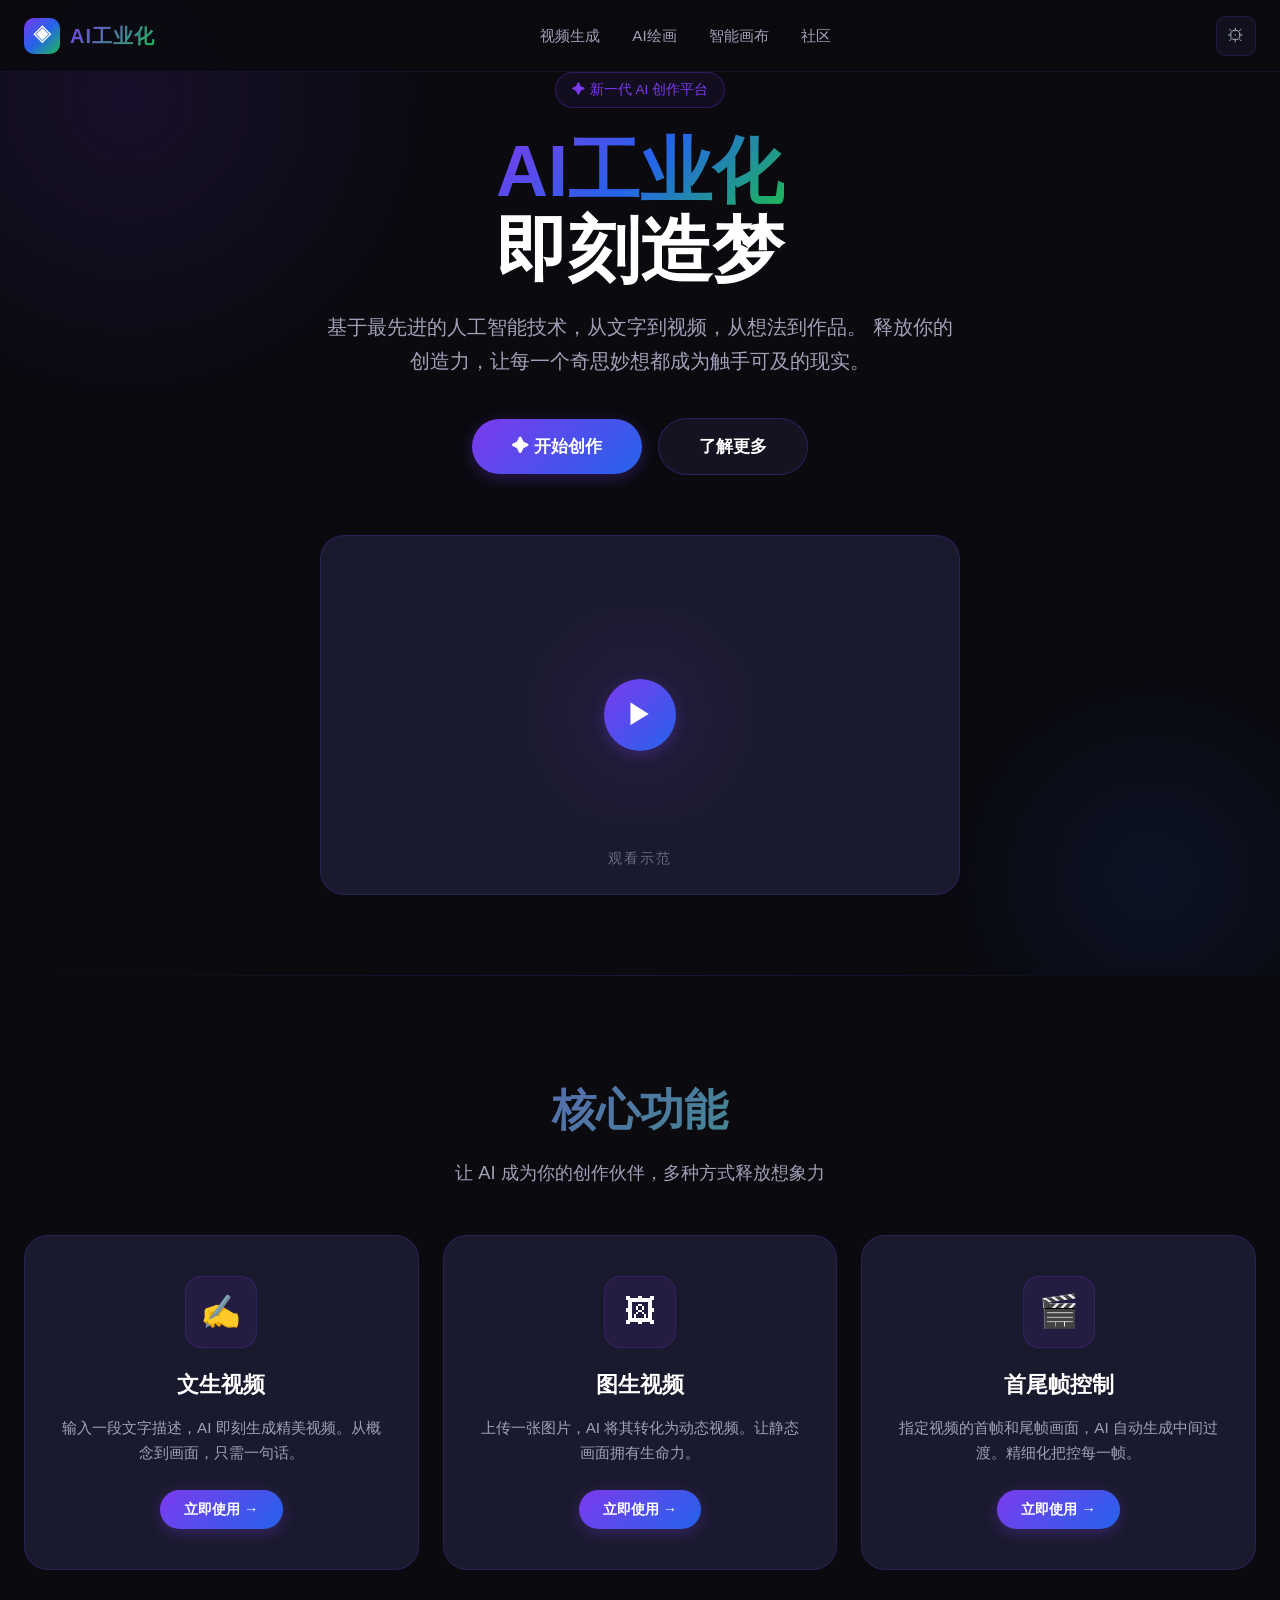
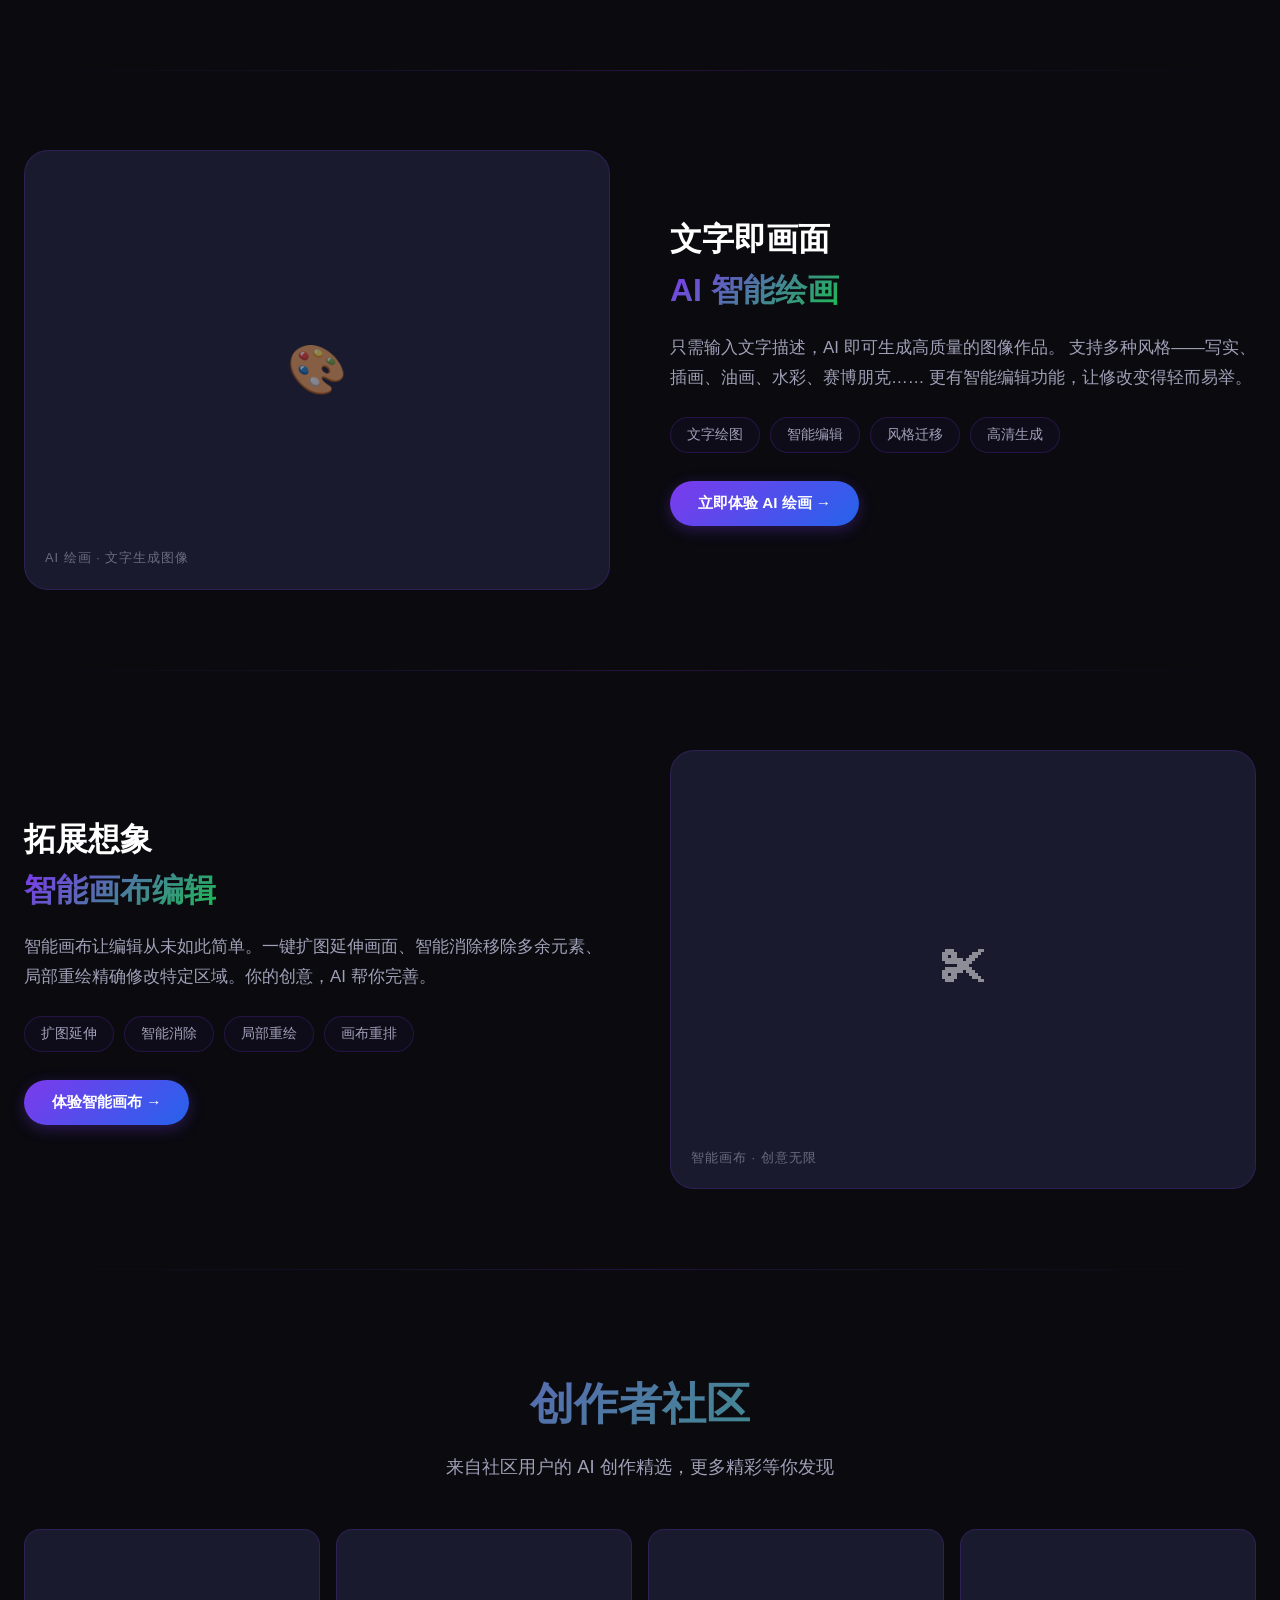
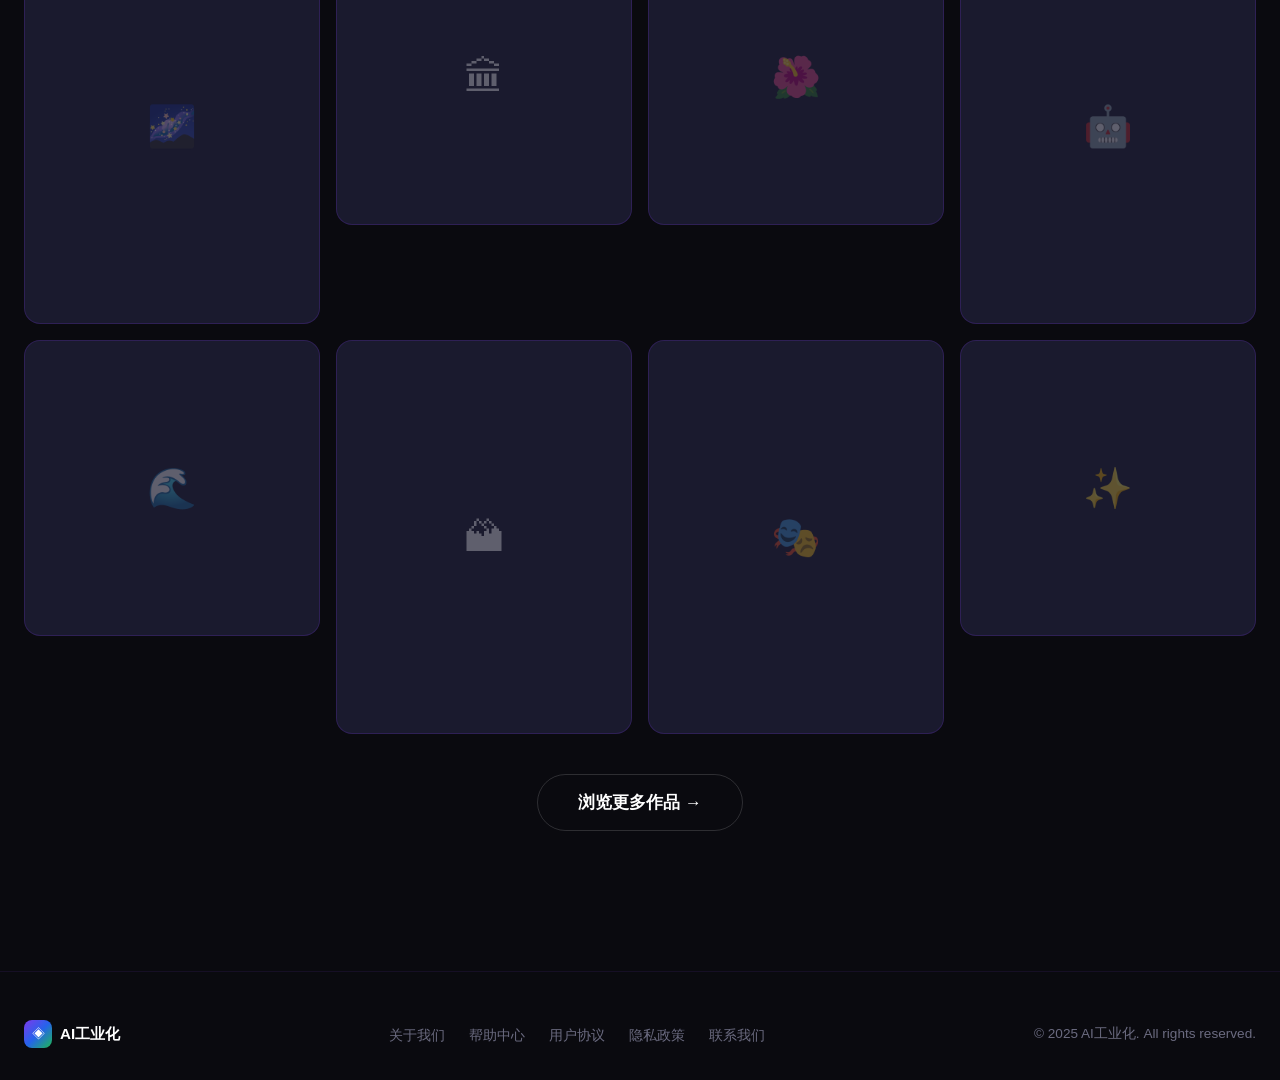
<file: index.html>
<!DOCTYPE html>
<html lang="zh-CN">
<head>
  <meta charset="UTF-8">
  <meta name="viewport" content="width=device-width, initial-scale=1.0">
  <title>AI工业化 - 即刻造梦 | 视频生成·AI绘画·智能画布</title>
  <meta name="description" content="AI工业化 —— 基于先进AI技术的创作平台，支持文生视频、图生视频、AI绘画、智能画布。即刻开始，让创意成为现实。">
  <link rel="stylesheet" href="css/style.css">
</head>
<body>

  <!-- Background Particles -->
  <div class="particles" id="particles"></div>

  <!-- ==================== Navigation ==================== -->
  <nav class="nav" id="nav">
    <div class="container">
      <div class="nav-logo">
        <span class="logo-icon">◈</span>
        <span class="logo-text">AI工业化</span>
      </div>

      <ul class="nav-links" id="navLinks">
        <li><a href="pages/video.html">视频生成</a></li>
        <li><a href="pages/image.html">AI绘画</a></li>
        <li><a href="pages/canvas.html">智能画布</a></li>
        <li><a href="pages/community.html">社区</a></li>
      </ul>

      <div class="nav-actions">
        <button class="nav-btn" aria-label="设置">⚙</button>
        <button class="nav-toggle" id="navToggle" aria-label="菜单">☰</button>
      </div>
    </div>
  </nav>

  <!-- ==================== Hero 区 ==================== -->
  <section class="hero" id="hero">
    <div class="hero-content">
      <div class="hero-badge">✦ 新一代 AI 创作平台</div>

      <h1 class="hero-title">
        <span class="highlight">AI工业化</span><br>
        即刻造梦
      </h1>

      <p class="hero-subtitle">
        基于最先进的人工智能技术，从文字到视频，从想法到作品。
        释放你的创造力，让每一个奇思妙想都成为触手可及的现实。
      </p>

      <div class="hero-actions">
        <button class="btn btn-primary btn-large">✦ 开始创作</button>
        <button class="btn btn-secondary btn-large">了解更多</button>
      </div>

      <!-- 示范视频展示区域 -->
      <div class="video-showcase">
        <div class="video-placeholder">
          <div class="bg-glow"></div>
          <button class="play-btn" aria-label="播放示范视频">▶</button>
          <span class="play-label">观看示范</span>
        </div>
      </div>
    </div>
  </section>

  <!-- ==================== 核心功能卡片 ==================== -->
  <section class="section" id="video">
    <div class="container">
      <h2 class="section-title reveal">核心功能</h2>
      <p class="section-subtitle reveal">让 AI 成为你的创作伙伴，多种方式释放想象力</p>

      <div class="function-grid">
        <!-- 卡片1: 文生视频 -->
        <div class="function-card reveal">
          <div class="function-icon">✍</div>
          <h3 class="function-title">文生视频</h3>
          <p class="function-desc">输入一段文字描述，AI 即刻生成精美视频。从概念到画面，只需一句话。</p>
          <button class="btn btn-primary">立即使用 →</button>
        </div>

        <!-- 卡片2: 图生视频 -->
        <div class="function-card reveal">
          <div class="function-icon">🖼</div>
          <h3 class="function-title">图生视频</h3>
          <p class="function-desc">上传一张图片，AI 将其转化为动态视频。让静态画面拥有生命力。</p>
          <button class="btn btn-primary">立即使用 →</button>
        </div>

        <!-- 卡片3: 首尾帧控制 -->
        <div class="function-card reveal">
          <div class="function-icon">🎬</div>
          <h3 class="function-title">首尾帧控制</h3>
          <p class="function-desc">指定视频的首帧和尾帧画面，AI 自动生成中间过渡。精细化把控每一帧。</p>
          <button class="btn btn-primary">立即使用 →</button>
        </div>
      </div>
    </div>
  </section>

  <!-- ==================== AI绘画介绍区 ==================== -->
  <section class="section feature-section" id="image">
    <div class="container">
      <div class="feature-grid reveal">
        <div class="feature-visual">
          <div class="feature-image">
            <div class="icon-overlay">🎨</div>
            <span class="feature-label">AI 绘画 · 文字生成图像</span>
          </div>
        </div>
        <div class="feature-info">
          <h3>
            文字即画面<br>
            <span class="highlight">AI 智能绘画</span>
          </h3>
          <p>
            只需输入文字描述，AI 即可生成高质量的图像作品。
            支持多种风格——写实、插画、油画、水彩、赛博朋克……
            更有智能编辑功能，让修改变得轻而易举。
          </p>
          <div class="feature-tags">
            <span class="feature-tag">文字绘图</span>
            <span class="feature-tag">智能编辑</span>
            <span class="feature-tag">风格迁移</span>
            <span class="feature-tag">高清生成</span>
          </div>
          <button class="btn btn-primary">立即体验 AI 绘画 →</button>
        </div>
      </div>
    </div>
  </section>

  <!-- ==================== 智能画布介绍区 ==================== -->
  <section class="section feature-section" id="canvas">
    <div class="container">
      <div class="feature-grid reverse reveal">
        <div class="feature-visual">
          <div class="feature-image">
            <div class="icon-overlay">✂</div>
            <span class="feature-label">智能画布 · 创意无限</span>
          </div>
        </div>
        <div class="feature-info">
          <h3>
            拓展想象<br>
            <span class="highlight">智能画布编辑</span>
          </h3>
          <p>
            智能画布让编辑从未如此简单。一键扩图延伸画面、智能消除移除多余元素、
            局部重绘精确修改特定区域。你的创意，AI 帮你完善。
          </p>
          <div class="feature-tags">
            <span class="feature-tag">扩图延伸</span>
            <span class="feature-tag">智能消除</span>
            <span class="feature-tag">局部重绘</span>
            <span class="feature-tag">画布重排</span>
          </div>
          <button class="btn btn-primary">体验智能画布 →</button>
        </div>
      </div>
    </div>
  </section>

  <!-- ==================== 社区展示区 ==================== -->
  <section class="section" id="community">
    <div class="container">
      <h2 class="section-title reveal">创作者社区</h2>
      <p class="section-subtitle reveal">来自社区用户的 AI 创作精选，更多精彩等你发现</p>

      <div class="community-grid">
        <div class="community-item reveal">
          <div class="item-icon">🌌</div>
          <div class="item-overlay"><span>梦幻星空</span></div>
        </div>
        <div class="community-item reveal">
          <div class="item-icon">🏛</div>
          <div class="item-overlay"><span>未来城市</span></div>
        </div>
        <div class="community-item reveal">
          <div class="item-icon">🌺</div>
          <div class="item-overlay"><span>数字花园</span></div>
        </div>
        <div class="community-item reveal">
          <div class="item-icon">🤖</div>
          <div class="item-overlay"><span>机械觉醒</span></div>
        </div>
        <div class="community-item reveal">
          <div class="item-icon">🌊</div>
          <div class="item-overlay"><span>深海秘境</span></div>
        </div>
        <div class="community-item reveal">
          <div class="item-icon">🏔</div>
          <div class="item-overlay"><span>云端幻境</span></div>
        </div>
        <div class="community-item reveal">
          <div class="item-icon">🎭</div>
          <div class="item-overlay"><span>幻彩面具</span></div>
        </div>
        <div class="community-item reveal">
          <div class="item-icon">✨</div>
          <div class="item-overlay"><span>星河万里</span></div>
        </div>
      </div>

      <div class="community-cta reveal">
        <button class="btn btn-ghost btn-large">浏览更多作品 →</button>
      </div>
    </div>
  </section>

  <!-- ==================== Footer ==================== -->
  <footer class="footer">
    <div class="container">
      <div class="footer-content">
        <div class="footer-logo" style="display:flex;align-items:center;gap:8px;">
          <span style="width:28px;height:28px;border-radius:8px;background:var(--gradient-primary);display:flex;align-items:center;justify-content:center;font-size:0.8rem;color:#fff;">◈</span>
          <span style="font-weight:700;font-size:0.95rem;">AI工业化</span>
        </div>

        <ul class="footer-links">
          <li><a href="#">关于我们</a></li>
          <li><a href="#">帮助中心</a></li>
          <li><a href="#">用户协议</a></li>
          <li><a href="#">隐私政策</a></li>
          <li><a href="#">联系我们</a></li>
        </ul>

        <p class="footer-copyright">
          &copy; 2025 AI工业化. All rights reserved.
        </p>
      </div>
    </div>
  </footer>

  <!-- ==================== JavaScript ==================== -->
  <script>
    // --- 粒子背景生成 ---
    (function() {
      const container = document.getElementById('particles');
      const count = 40;
      for (let i = 0; i < count; i++) {
        const particle = document.createElement('div');
        particle.className = 'particle';
        const size = 1 + Math.random() * 3;
        particle.style.width = size + 'px';
        particle.style.height = size + 'px';
        particle.style.left = Math.random() * 100 + '%';
        particle.style.animationDuration = (15 + Math.random() * 25) + 's';
        particle.style.animationDelay = (Math.random() * 20) + 's';
        particle.style.opacity = 0.1 + Math.random() * 0.3;
        container.appendChild(particle);
      }
    })();

    // --- 导航毛玻璃滚动效果 ---
    const nav = document.getElementById('nav');
    window.addEventListener('scroll', () => {
      nav.classList.toggle('scrolled', window.scrollY > 50);
    });

    // --- 移动端菜单 ---
    const toggleBtn = document.getElementById('navToggle');
    const navLinks = document.getElementById('navLinks');

    toggleBtn.addEventListener('click', () => {
      navLinks.classList.toggle('open');
      toggleBtn.textContent = navLinks.classList.contains('open') ? '✕' : '☰';
    });

    // 点击导航链接后关闭菜单
    navLinks.querySelectorAll('a').forEach(link => {
      link.addEventListener('click', () => {
        navLinks.classList.remove('open');
        toggleBtn.textContent = '☰';
      });
    });

    // --- 滚动显示动画 (IntersectionObserver) ---
    const revealElements = document.querySelectorAll('.reveal');

    const revealObserver = new IntersectionObserver((entries) => {
      entries.forEach(entry => {
        if (entry.isIntersecting) {
          entry.target.classList.add('visible');
          // 可选：只触发一次
          // revealObserver.unobserve(entry.target);
        }
      });
    }, {
      threshold: 0.1,
      rootMargin: '0px 0px -50px 0px'
    });

    revealElements.forEach(el => revealObserver.observe(el));

    // --- 演示视频占位点击 ---
    document.querySelector('.video-placeholder')?.addEventListener('click', function() {
      const btn = this.querySelector('.play-btn');
      btn.textContent = '⏳';
      btn.style.transform = 'scale(1.2)';
      setTimeout(() => {
        btn.textContent = '▶';
        btn.style.transform = 'scale(1)';
        alert('🚧 视频演示功能即将上线，敬请期待！');
      }, 600);
    });

    // --- 按钮"了解更多"交互 ---
    document.querySelector('.hero-actions .btn-secondary')?.addEventListener('click', function() {
      document.getElementById('video').scrollIntoView({ behavior: 'smooth' });
    });

    // 首页各功能按钮跳转到对应页面
    document.querySelectorAll('.function-card .btn').forEach(btn => {
      const cards = document.querySelectorAll('.function-card');
      cards.forEach((card, i) => {
        const btns = card.querySelectorAll('.btn');
        btns.forEach(b => {
          b.addEventListener('click', function(e) {
            const pages = ['pages/video.html', 'pages/video.html', 'pages/video.html'];
            window.location.href = pages[i];
          });
        });
      });
    });

    document.querySelector('.feature-info .btn')?.addEventListener('click', function() {
      window.location.href = 'pages/image.html';
    });

    // 第二个feature button
    const featureBtns = document.querySelectorAll('.feature-info .btn');
    if (featureBtns.length > 1) {
      featureBtns[1].addEventListener('click', function() {
        window.location.href = 'pages/canvas.html';
      });
    }

    document.querySelector('.community-cta .btn')?.addEventListener('click', function() {
      window.location.href = 'pages/community.html';
    });

    // "开始创作"按钮跳转到视频页面
    document.querySelector('.hero-actions .btn-primary')?.addEventListener('click', function() {
      window.location.href = 'pages/video.html';
    });



    // --- 社区作品点击 ---
    document.querySelectorAll('.community-item').forEach(item => {
      item.addEventListener('click', function() {
        const title = this.querySelector('.item-overlay span')?.textContent || '作品';
        alert('🖼 「' + title + '」 — 查看详情功能即将上线');
      });
    });


  </script>

</body>
</html>
</file>
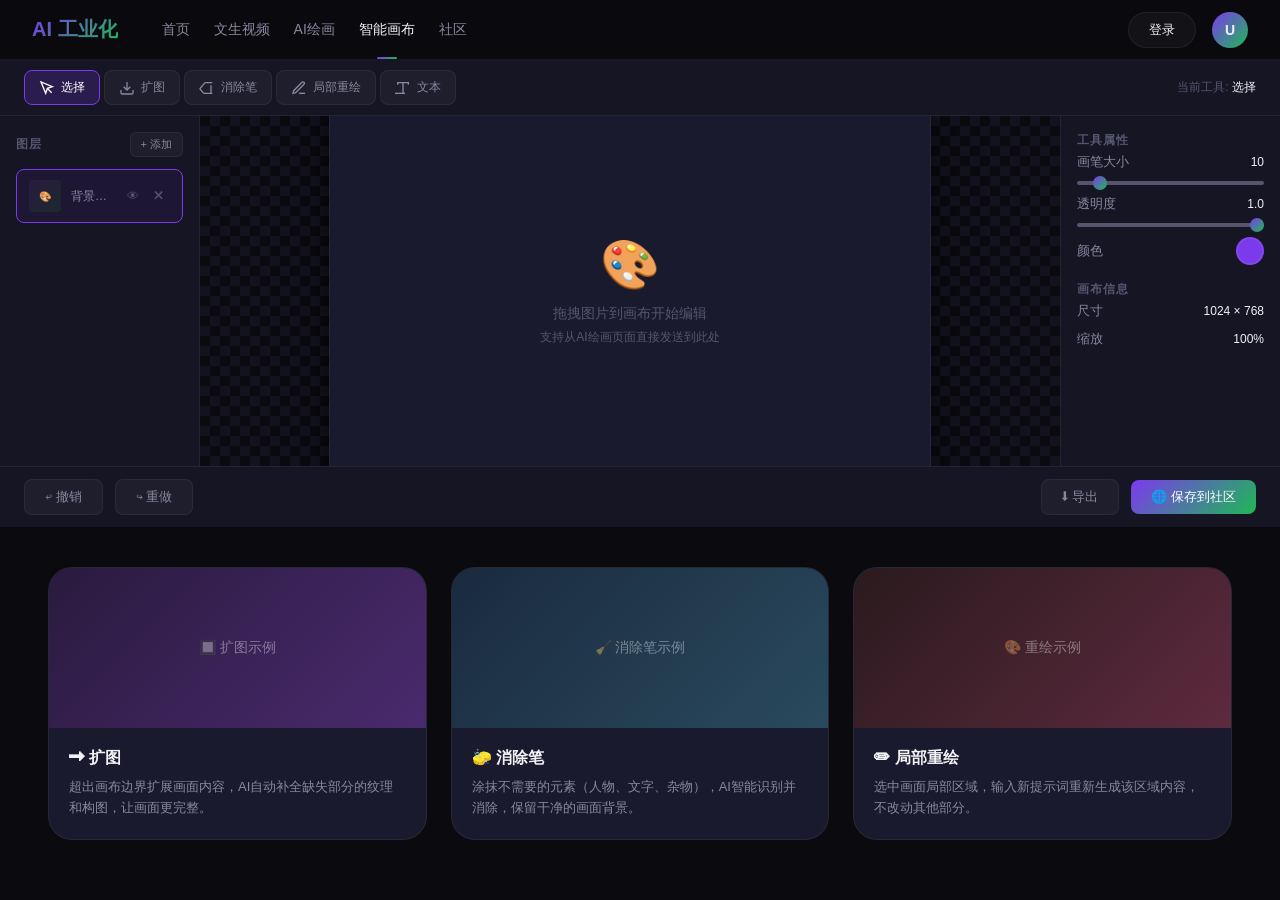
<file: pages/canvas.html>
<!DOCTYPE html>
<html lang="zh-CN">
<head>
  <meta charset="UTF-8">
  <meta name="viewport" content="width=device-width, initial-scale=1.0">
  <title>智能画布 - AI工业化</title>
  <style>
    :root {
      --bg-deep: #0a0a0f;
      --bg-card: #1a1a2e;
      --bg-surface: rgba(26, 26, 46, 0.7);
      --bg-glass: rgba(255, 255, 255, 0.04);
      --text-primary: #f1f1f6;
      --text-secondary: #8888a0;
      --text-muted: #555570;
      --brand-purple: #7C3AED;
      --brand-green: #1DB954;
      --brand-gradient: linear-gradient(135deg, #7C3AED, #1DB954);
      --border-glass: rgba(255, 255, 255, 0.06);
      --radius-sm: 8px;
      --radius-md: 12px;
      --radius-lg: 16px;
      --radius-xl: 24px;
      --transition: all 0.3s cubic-bezier(0.4, 0, 0.2, 1);
    }

    * { margin: 0; padding: 0; box-sizing: border-box; }
    html, body {
      height: 100%;
      font-family: -apple-system, BlinkMacSystemFont, 'Segoe UI', Roboto, 'Noto Sans SC', sans-serif;
      background: var(--bg-deep);
      color: var(--text-primary);
    }
    ::-webkit-scrollbar { width: 6px; }
    ::-webkit-scrollbar-track { background: transparent; }
    ::-webkit-scrollbar-thumb { background: var(--text-muted); border-radius: 3px; }

    /* Navbar */
    .navbar {
      display: flex;
      align-items: center;
      justify-content: space-between;
      padding: 0 32px;
      height: 60px;
      background: rgba(10, 10, 15, 0.85);
      backdrop-filter: blur(20px);
      -webkit-backdrop-filter: blur(20px);
      border-bottom: 1px solid var(--border-glass);
      position: relative;
      z-index: 100;
    }
    .nav-left { display: flex; align-items: center; gap: 12px; }
    .nav-logo {
      font-size: 20px;
      font-weight: 700;
      background: var(--brand-gradient);
      -webkit-background-clip: text;
      -webkit-text-fill-color: transparent;
      background-clip: text;
      cursor: pointer;
    }
    .nav-links { display: flex; gap: 24px; margin-left: 32px; }
    .nav-links a {
      color: var(--text-secondary);
      text-decoration: none;
      font-size: 14px;
      transition: var(--transition);
      position: relative;
    }
    .nav-links a:hover, .nav-links a.active { color: var(--text-primary); }
    .nav-links a.active::after {
      content: '';
      position: absolute;
      bottom: -20px;
      left: 50%;
      transform: translateX(-50%);
      width: 20px;
      height: 2px;
      background: var(--brand-gradient);
      border-radius: 1px;
    }
    .nav-right { display: flex; align-items: center; gap: 16px; }
    .nav-btn {
      padding: 8px 20px;
      border-radius: 20px;
      border: 1px solid var(--border-glass);
      background: var(--bg-glass);
      color: var(--text-primary);
      font-size: 13px;
      cursor: pointer;
      transition: var(--transition);
    }
    .nav-btn:hover { background: rgba(255,255,255,0.1); }
    .nav-avatar {
      width: 36px; height: 36px;
      border-radius: 50%;
      background: var(--brand-gradient);
      display: flex; align-items: center; justify-content: center;
      font-size: 14px; font-weight: 600;
      cursor: pointer;
    }

    /* === Full Canvas Layout === */
    .canvas-layout {
      display: flex;
      flex-direction: column;
      height: calc(100vh - 60px);
      position: relative;
    }

    /* Toolbar */
    .canvas-toolbar {
      display: flex;
      align-items: center;
      justify-content: space-between;
      padding: 10px 24px;
      background: var(--bg-surface);
      border-bottom: 1px solid var(--border-glass);
      gap: 8px;
      flex-wrap: wrap;
    }
    .tool-group {
      display: flex;
      gap: 4px;
      align-items: center;
    }
    .tool-btn {
      padding: 8px 14px;
      border: 1px solid var(--border-glass);
      border-radius: var(--radius-sm);
      background: var(--bg-glass);
      color: var(--text-secondary);
      font-size: 12px;
      cursor: pointer;
      transition: var(--transition);
      display: flex;
      align-items: center;
      gap: 6px;
      white-space: nowrap;
    }
    .tool-btn:hover { border-color: var(--brand-purple); color: var(--text-primary); }
    .tool-btn.active {
      background: rgba(124, 58, 237, 0.2);
      border-color: var(--brand-purple);
      color: #fff;
    }
    .tool-btn svg { width: 16px; height: 16px; }
    .tool-divider {
      width: 1px;
      height: 28px;
      background: var(--border-glass);
      margin: 0 8px;
    }

    /* Canvas Main Area */
    .canvas-main {
      flex: 1;
      display: flex;
      overflow: hidden;
    }

    /* Layer Panel */
    .layer-panel {
      width: 200px;
      min-width: 200px;
      padding: 16px;
      background: var(--bg-surface);
      border-right: 1px solid var(--border-glass);
      display: flex;
      flex-direction: column;
      gap: 12px;
      overflow-y: auto;
    }
    .layer-panel-header {
      display: flex;
      justify-content: space-between;
      align-items: center;
    }
    .layer-panel-title {
      font-size: 12px;
      font-weight: 600;
      color: var(--text-muted);
      text-transform: uppercase;
      letter-spacing: 1px;
    }
    .add-layer-btn {
      padding: 4px 10px;
      border: 1px solid var(--border-glass);
      border-radius: 6px;
      background: var(--bg-glass);
      color: var(--text-secondary);
      font-size: 11px;
      cursor: pointer;
      transition: var(--transition);
    }
    .add-layer-btn:hover { border-color: var(--brand-purple); color: var(--text-primary); }

    .layer-item {
      display: flex;
      align-items: center;
      gap: 10px;
      padding: 10px 12px;
      border-radius: var(--radius-sm);
      background: var(--bg-glass);
      border: 1px solid var(--border-glass);
      transition: var(--transition);
      cursor: pointer;
    }
    .layer-item:hover, .layer-item.active {
      border-color: var(--brand-purple);
      background: rgba(124, 58, 237, 0.08);
    }
    .layer-item .thumb {
      width: 32px;
      height: 32px;
      border-radius: 4px;
      background: linear-gradient(135deg, #2a1a3e, #1a2a2e);
      flex-shrink: 0;
      display: flex;
      align-items: center;
      justify-content: center;
      font-size: 10px;
      color: var(--text-muted);
    }
    .layer-item .name {
      flex: 1;
      font-size: 12px;
      color: var(--text-secondary);
      overflow: hidden;
      text-overflow: ellipsis;
      white-space: nowrap;
    }
    .layer-item .actions {
      display: flex;
      gap: 4px;
    }
    .layer-item .actions button {
      width: 22px; height: 22px;
      border: none;
      border-radius: 4px;
      background: transparent;
      color: var(--text-muted);
      font-size: 12px;
      cursor: pointer;
      transition: var(--transition);
      display: flex;
      align-items: center;
      justify-content: center;
    }
    .layer-item .actions button:hover { background: rgba(255,255,255,0.08); color: var(--text-primary); }

    /* Canvas Center */
    .canvas-center {
      flex: 1;
      display: flex;
      align-items: center;
      justify-content: center;
      background: repeating-conic-gradient(#13131f 0% 25%, transparent 0% 50%) 0 0 / 20px 20px;
      position: relative;
      overflow: hidden;
    }
    .canvas-stage {
      width: 70%;
      max-width: 800px;
      aspect-ratio: 4/3;
      background: var(--bg-card);
      border-radius: var(--radius-md);
      border: 1px solid var(--border-glass);
      box-shadow: 0 8px 48px rgba(0,0,0,0.5);
      position: relative;
      overflow: hidden;
      display: flex;
      align-items: center;
      justify-content: center;
      transition: var(--transition);
    }
    .canvas-stage.droppable {
      border-color: var(--brand-purple);
      box-shadow: 0 0 32px rgba(124,58,237,0.2);
    }
    .canvas-empty-state {
      text-align: center;
      color: var(--text-muted);
    }
    .canvas-empty-state .icon { font-size: 48px; margin-bottom: 12px; }
    .canvas-empty-state p { font-size: 14px; }
    .canvas-empty-state .sub { font-size: 12px; margin-top: 6px; color: var(--text-muted); }

    /* Property Panel (right) */
    .property-panel {
      width: 220px;
      min-width: 220px;
      padding: 16px;
      background: var(--bg-surface);
      border-left: 1px solid var(--border-glass);
      display: flex;
      flex-direction: column;
      gap: 16px;
      overflow-y: auto;
    }
    .prop-title {
      font-size: 12px;
      font-weight: 600;
      color: var(--text-muted);
      text-transform: uppercase;
      letter-spacing: 1px;
      margin-bottom: 4px;
    }
    .prop-group {
      display: flex;
      flex-direction: column;
      gap: 10px;
    }
    .prop-row {
      display: flex;
      justify-content: space-between;
      align-items: center;
      font-size: 13px;
    }
    .prop-row .label { color: var(--text-secondary); }
    .prop-row .value { color: var(--text-primary); font-size: 12px; }
    .prop-color {
      width: 28px;
      height: 28px;
      border-radius: 50%;
      border: 2px solid var(--border-glass);
      cursor: pointer;
      background: var(--brand-purple);
    }
    input[type="range"] {
      -webkit-appearance: none;
      appearance: none;
      width: 100%;
      height: 4px;
      border-radius: 2px;
      background: var(--text-muted);
      outline: none;
    }
    input[type="range"]::-webkit-slider-thumb {
      -webkit-appearance: none;
      width: 14px;
      height: 14px;
      border-radius: 50%;
      background: var(--brand-gradient);
      cursor: pointer;
    }

    /* Bottom Action Bar */
    .canvas-actions {
      display: flex;
      align-items: center;
      justify-content: center;
      gap: 12px;
      padding: 12px 24px;
      background: var(--bg-surface);
      border-top: 1px solid var(--border-glass);
    }
    .canvas-action-btn {
      padding: 8px 20px;
      border: 1px solid var(--border-glass);
      border-radius: var(--radius-sm);
      background: var(--bg-glass);
      color: var(--text-secondary);
      font-size: 13px;
      cursor: pointer;
      transition: var(--transition);
    }
    .canvas-action-btn:hover { border-color: var(--brand-purple); color: var(--text-primary); }
    .canvas-action-btn.primary {
      background: var(--brand-gradient);
      color: #fff;
      border: none;
    }
    .canvas-action-btn.primary:hover {
      box-shadow: 0 4px 20px rgba(124,58,237,0.4);
      transform: translateY(-1px);
    }

    /* === Feature Cards (below canvas) === */
    .feature-section {
      padding: 40px 48px 60px;
      background: var(--bg-deep);
    }
    .feature-grid {
      display: grid;
      grid-template-columns: repeat(3, 1fr);
      gap: 24px;
      max-width: 1200px;
      margin: 0 auto;
    }
    .feature-card {
      background: var(--bg-card);
      border-radius: var(--radius-xl);
      border: 1px solid var(--border-glass);
      overflow: hidden;
      transition: var(--transition);
    }
    .feature-card:hover {
      transform: translateY(-4px);
      box-shadow: 0 12px 48px rgba(0,0,0,0.4);
      border-color: rgba(124,58,237,0.3);
    }
    .feature-card-img {
      width: 100%;
      height: 160px;
      display: flex;
      align-items: center;
      justify-content: center;
      position: relative;
      overflow: hidden;
    }
    .feature-card-img .label {
      font-size: 14px;
      color: rgba(255,255,255,0.4);
      z-index: 1;
    }
    .feature-card-body {
      padding: 20px;
    }
    .feature-card-body h3 {
      font-size: 16px;
      font-weight: 600;
      margin-bottom: 8px;
    }
    .feature-card-body p {
      font-size: 13px;
      color: var(--text-secondary);
      line-height: 1.6;
    }

    /* Mobile */
    @media (max-width: 1024px) {
      .layer-panel { width: 160px; min-width: 160px; }
      .property-panel { width: 180px; min-width: 180px; }
      .canvas-stage { width: 85%; }
    }

    @media (max-width: 768px) {
      .navbar { padding: 0 16px; }
      .nav-links { display: none; }
      .canvas-layout { height: auto; min-height: 100vh; }

      .canvas-main { flex-direction: column; }
      .layer-panel, .property-panel {
        width: 100%;
        min-width: 100%;
        flex-direction: row;
        overflow-x: auto;
        gap: 8px;
        padding: 12px 16px;
        border: none;
        border-bottom: 1px solid var(--border-glass);
      }
      .layer-panel-header, .property-panel-header { display: none; }
      .layer-item { min-width: 140px; flex-shrink: 0; }
      .canvas-center { min-height: 300px; }
      .canvas-stage { width: 92%; max-height: 300px; }

      .canvas-toolbar { padding: 8px 12px; }
      .tool-btn { padding: 6px 10px; font-size: 11px; }
      .canvas-actions { padding: 10px 16px; flex-wrap: wrap; }

      .feature-section { padding: 24px 16px 40px; }
      .feature-grid { grid-template-columns: 1fr; }
    }
  </style>
</head>
<body>

  <!-- Navbar -->
  <nav class="navbar">
    <div class="nav-left">
      <span class="nav-logo" onclick="location.href='../index.html'">AI 工业化</span>
      <div class="nav-links">
        <a href="../index.html">首页</a>
        <a href="video.html">文生视频</a>
        <a href="image.html">AI绘画</a>
        <a href="canvas.html" class="active">智能画布</a>
        <a href="community.html">社区</a>
      </div>
    </div>
    <div class="nav-right">
      <button class="nav-btn">登录</button>
      <div class="nav-avatar">U</div>
    </div>
  </nav>

  <!-- Canvas Layout -->
  <div class="canvas-layout">

    <!-- Toolbar -->
    <div class="canvas-toolbar">
      <div class="tool-group">
        <button class="tool-btn active" data-tool="select" onclick="selectTool('select')">
          <svg viewBox="0 0 24 24" fill="none" stroke="currentColor" stroke-width="2"><path d="M3 3l7.07 16.97 2.51-7.39 7.39-2.51L3 3z"/><path d="M13 13l6 6"/></svg>
          选择
        </button>
        <button class="tool-btn" data-tool="expand" onclick="selectTool('expand')">
          <svg viewBox="0 0 24 24" fill="none" stroke="currentColor" stroke-width="2"><path d="M21 15v4a2 2 0 0 1-2 2H5a2 2 0 0 1-2-2v-4"/><polyline points="7 10 12 15 17 10"/><line x1="12" y1="15" x2="12" y2="3"/></svg>
          扩图
        </button>
        <button class="tool-btn" data-tool="erase" onclick="selectTool('erase')">
          <svg viewBox="0 0 24 24" fill="none" stroke="currentColor" stroke-width="2"><path d="M20 20H7.5c-.28 0-.54-.12-.72-.32l-5-6a.937.937 0 0 1 0-1.36l7-8c.18-.2.44-.32.72-.32H20"/><line x1="18" y1="8" x2="18" y2="20"/></svg>
          消除笔
        </button>
        <button class="tool-btn" data-tool="repaint" onclick="selectTool('repaint')">
          <svg viewBox="0 0 24 24" fill="none" stroke="currentColor" stroke-width="2"><path d="M12 20h9"/><path d="M16.5 3.5a2.121 2.121 0 0 1 3 3L7 19l-4 1 1-4L16.5 3.5z"/></svg>
          局部重绘
        </button>
        <button class="tool-btn" data-tool="text" onclick="selectTool('text')">
          <svg viewBox="0 0 24 24" fill="none" stroke="currentColor" stroke-width="2"><polyline points="4 7 4 4 20 4 20 7"/><line x1="9 2" y1="20" x2="15" y2="20"/><line x1="12" y1="4" x2="12" y2="20"/></svg>
          文本
        </button>
      </div>
      <div class="tool-group">
        <span style="font-size:12px;color:var(--text-muted);">当前工具: <span id="currentToolLabel" style="color:var(--text-primary)">选择</span></span>
      </div>
    </div>

    <!-- Main Area -->
    <div class="canvas-main">

      <!-- Layer Panel -->
      <div class="layer-panel">
        <div class="layer-panel-header">
          <span class="layer-panel-title">图层</span>
          <button class="add-layer-btn" onclick="addLayer()">+ 添加</button>
        </div>
        <div class="layer-item active" data-layer="0">
          <div class="thumb">🎨</div>
          <span class="name">背景图层</span>
          <div class="actions">
            <button onclick="toggleLayerVisibility(this)" title="显示/隐藏">👁</button>
            <button onclick="this.closest('.layer-item').remove()" title="删除">✕</button>
          </div>
        </div>
      </div>

      <!-- Canvas Center -->
      <div class="canvas-center" id="canvasCenter">
        <div class="canvas-stage" id="canvasStage">
          <div class="canvas-empty-state" id="emptyState">
            <div class="icon">🎨</div>
            <p>拖拽图片到画布开始编辑</p>
            <p class="sub">支持从AI绘画页面直接发送到此处</p>
          </div>
        </div>
      </div>

      <!-- Property Panel -->
      <div class="property-panel" id="propertyPanel">
        <div>
          <div class="prop-title">工具属性</div>
          <div class="prop-group">
            <div class="prop-row">
              <span class="label">画笔大小</span>
              <span class="value" id="brushSizeVal">10</span>
            </div>
            <input type="range" min="1" max="100" value="10" oninput="document.getElementById('brushSizeVal').textContent=this.value">
            <div class="prop-row">
              <span class="label">透明度</span>
              <span class="value" id="opacityVal">1.0</span>
            </div>
            <input type="range" min="0" max="1" step="0.05" value="1" oninput="document.getElementById('opacityVal').textContent=this.value">
            <div class="prop-row">
              <span class="label">颜色</span>
              <span class="prop-color" onclick="showToast('选择颜色')"></span>
            </div>
          </div>
        </div>
        <div>
          <div class="prop-title">画布信息</div>
          <div class="prop-group">
            <div class="prop-row">
              <span class="label">尺寸</span>
              <span class="value">1024 × 768</span>
            </div>
            <div class="prop-row">
              <span class="label">缩放</span>
              <span class="value">100%</span>
            </div>
          </div>
        </div>
      </div>

    </div>

    <!-- Bottom Actions -->
    <div class="canvas-actions">
      <button class="canvas-action-btn" onclick="showToast('撤销')">↩ 撤销</button>
      <button class="canvas-action-btn" onclick="showToast('重做')">↪ 重做</button>
      <div style="flex:1"></div>
      <button class="canvas-action-btn" onclick="showToast('导出中...')">⬇ 导出</button>
      <button class="canvas-action-btn primary" onclick="showToast('已保存到社区')">🌐 保存到社区</button>
    </div>

    <!-- Feature Section -->
    <div class="feature-section">
      <div class="feature-grid">
        <div class="feature-card">
          <div class="feature-card-img" style="background:linear-gradient(135deg,#2a1a3e,#4a2a6e)">
            <span class="label">🔲 扩图示例</span>
          </div>
          <div class="feature-card-body">
            <h3>➡ 扩图</h3>
            <p>超出画布边界扩展画面内容，AI自动补全缺失部分的纹理和构图，让画面更完整。</p>
          </div>
        </div>
        <div class="feature-card">
          <div class="feature-card-img" style="background:linear-gradient(135deg,#1a2a3e,#2a4a5e)">
            <span class="label">🧹 消除笔示例</span>
          </div>
          <div class="feature-card-body">
            <h3>🧽 消除笔</h3>
            <p>涂抹不需要的元素（人物、文字、杂物），AI智能识别并消除，保留干净的画面背景。</p>
          </div>
        </div>
        <div class="feature-card">
          <div class="feature-card-img" style="background:linear-gradient(135deg,#2a1a1e,#5e2a3e)">
            <span class="label">🎨 重绘示例</span>
          </div>
          <div class="feature-card-body">
            <h3>✏ 局部重绘</h3>
            <p>选中画面局部区域，输入新提示词重新生成该区域内容，不改动其他部分。</p>
          </div>
        </div>
      </div>
    </div>

  </div>

  <script>
    let currentTool = 'select';

    function selectTool(tool) {
      currentTool = tool;
      document.querySelectorAll('.tool-btn[data-tool]').forEach(b => b.classList.remove('active'));
      document.querySelector(`.tool-btn[data-tool="${tool}"]`).classList.add('active');
      const labels = { select: '选择', expand: '扩图', erase: '消除笔', repaint: '局部重绘', text: '文本' };
      document.getElementById('currentToolLabel').textContent = labels[tool] || tool;
    }

    // Layer visibility toggle
    function toggleLayerVisibility(btn) {
      btn.textContent = btn.textContent === '👁' ? '🚫' : '👁';
    }

    function addLayer() {
      const panel = document.querySelector('.layer-panel');
      const item = document.createElement('div');
      item.className = 'layer-item';
      item.innerHTML = `
        <div class="thumb">🖼</div>
        <span class="name">新图层 ${document.querySelectorAll('.layer-item').length}</span>
        <div class="actions">
          <button onclick="toggleLayerVisibility(this)" title="显示/隐藏">👁</button>
          <button onclick="this.closest('.layer-item').remove()">✕</button>
        </div>
      `;
      item.addEventListener('click', () => {
        document.querySelectorAll('.layer-item').forEach(l => l.classList.remove('active'));
        item.classList.add('active');
      });
      panel.appendChild(item);
      item.click();
    }

    // Canvas drop support
    const stage = document.getElementById('canvasStage');
    const emptyState = document.getElementById('emptyState');

    stage.addEventListener('dragover', (e) => {
      e.preventDefault();
      stage.classList.add('droppable');
    });
    stage.addEventListener('dragleave', () => {
      stage.classList.remove('droppable');
    });
    stage.addEventListener('drop', (e) => {
      e.preventDefault();
      stage.classList.remove('droppable');
      emptyState.style.display = 'none';
      stage.innerHTML = '<div style="width:100%;height:100%;background:linear-gradient(135deg,#2a1a3e,#1a2a2e);display:flex;align-items:center;justify-content:center;color:var(--text-muted);font-size:14px;">图片已加载到画布</div>';
      showToast('✅ 图片已载入画布');
    });

    // Toast
    function showToast(msg) {
      const existing = document.querySelector('.toast');
      if (existing) existing.remove();
      const toast = document.createElement('div');
      toast.className = 'toast';
      toast.textContent = msg;
      Object.assign(toast.style, {
        position: 'fixed', bottom: '80px', left: '50%', transform: 'translateX(-50%)',
        padding: '12px 24px', borderRadius: '12px', background: 'rgba(26,26,46,0.95)',
        color: '#f1f1f6', fontSize: '14px', backdropFilter: 'blur(12px)',
        border: '1px solid rgba(255,255,255,0.06)', zIndex: '9999',
        animation: 'fadeIn 0.3s ease-out', boxShadow: '0 8px 32px rgba(0,0,0,0.4)'
      });
      document.body.appendChild(toast);
      setTimeout(() => { toast.style.opacity = '0'; toast.style.transition = 'opacity 0.3s'; setTimeout(() => toast.remove(), 300); }, 2500);
    }

    // Check if image was passed via URL param
    const params = new URLSearchParams(window.location.search);
    if (params.get('image') === 'from-ai') {
      emptyState.style.display = 'none';
      stage.innerHTML = '<div style="width:100%;height:100%;background:linear-gradient(135deg,#2a1a3e,#1a2a2e);display:flex;align-items:center;justify-content:center;color:var(--text-muted);font-size:14px;">来自AI绘画的图片 ✨</div>';
    }

    const style = document.createElement('style');
    style.textContent = `@keyframes fadeIn { from { opacity: 0; transform: translateY(8px); } to { opacity: 1; transform: translateY(0); } }`;
    document.head.appendChild(style);

    // Export API stub
    window.CanvasAPI = {
      exportImage: () => console.log('Export canvas'),
      saveToCommunity: () => console.log('Save to community'),
      addImageLayer: (img) => {
        emptyState.style.display = 'none';
        stage.innerHTML = '<div style="width:100%;height:100%;background:linear-gradient(135deg,#2a1a3e,#1a2a2e);display:flex;align-items:center;justify-content:center;color:#888;font-size:14px;">图片图层已添加</div>';
      }
    };
  </script>
</body>
</html>
</file>
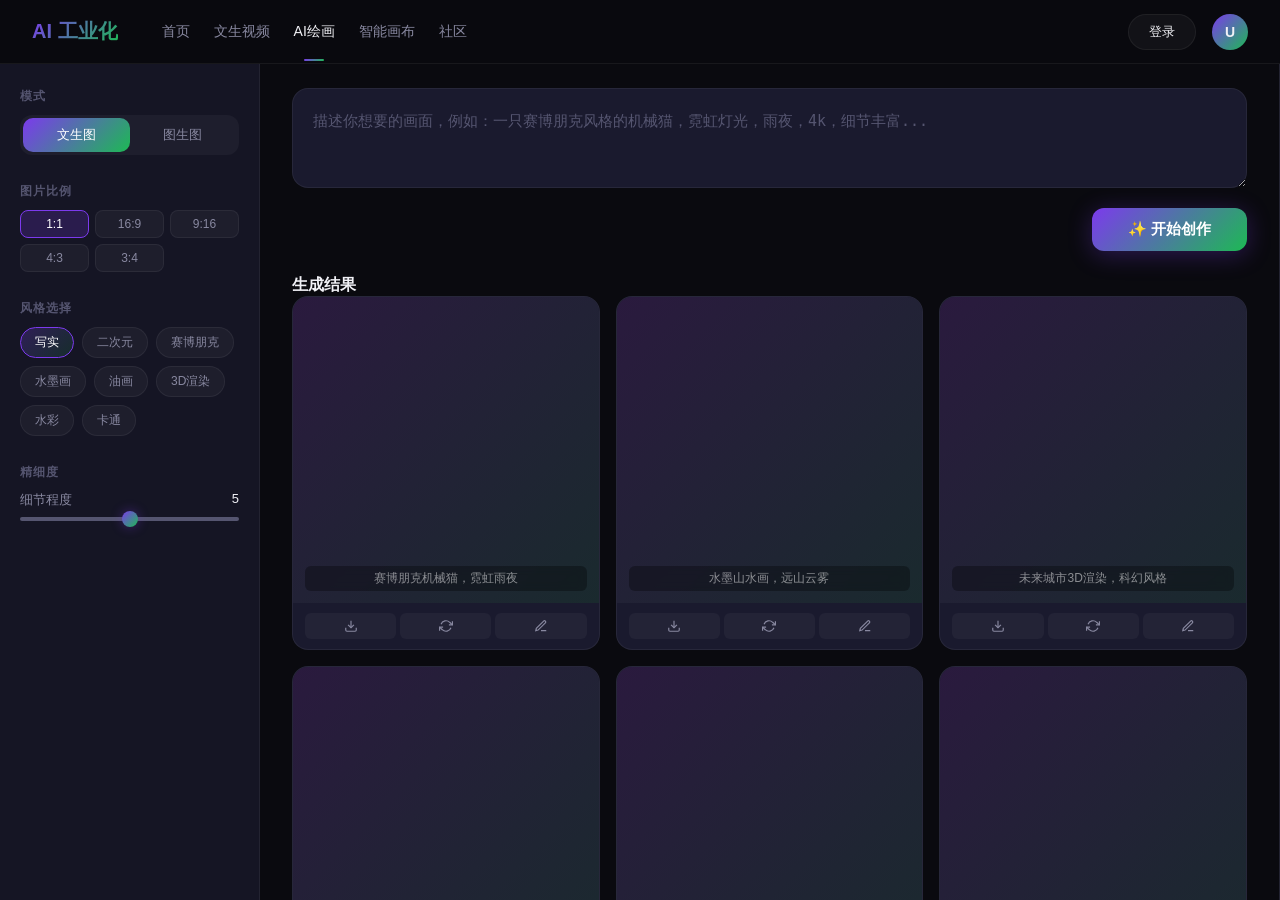
<file: pages/image.html>
<!DOCTYPE html>
<html lang="zh-CN">
<head>
  <meta charset="UTF-8">
  <meta name="viewport" content="width=device-width, initial-scale=1.0">
  <title>AI绘画 - AI工业化</title>
  <style>
    :root {
      --bg-deep: #0a0a0f;
      --bg-card: #1a1a2e;
      --bg-surface: rgba(26, 26, 46, 0.7);
      --bg-glass: rgba(255, 255, 255, 0.04);
      --text-primary: #f1f1f6;
      --text-secondary: #8888a0;
      --text-muted: #555570;
      --brand-purple: #7C3AED;
      --brand-green: #1DB954;
      --brand-gradient: linear-gradient(135deg, #7C3AED, #1DB954);
      --border-glass: rgba(255, 255, 255, 0.06);
      --radius-sm: 8px;
      --radius-md: 12px;
      --radius-lg: 16px;
      --radius-xl: 24px;
      --shadow-card: 0 4px 32px rgba(0,0,0,0.3);
      --transition: all 0.3s cubic-bezier(0.4, 0, 0.2, 1);
    }

    * { margin: 0; padding: 0; box-sizing: border-box; }
    html, body {
      height: 100%;
      font-family: -apple-system, BlinkMacSystemFont, 'Segoe UI', Roboto, 'Noto Sans SC', sans-serif;
      background: var(--bg-deep);
      color: var(--text-primary);
      overflow: hidden;
    }
    ::-webkit-scrollbar { width: 6px; }
    ::-webkit-scrollbar-track { background: transparent; }
    ::-webkit-scrollbar-thumb { background: var(--text-muted); border-radius: 3px; }

    /* === Navbar === */
    .navbar {
      display: flex;
      align-items: center;
      justify-content: space-between;
      padding: 0 32px;
      height: 64px;
      background: rgba(10, 10, 15, 0.85);
      backdrop-filter: blur(20px);
      -webkit-backdrop-filter: blur(20px);
      border-bottom: 1px solid var(--border-glass);
      position: relative;
      z-index: 100;
    }
    .nav-left { display: flex; align-items: center; gap: 12px; }
    .nav-logo {
      font-size: 20px;
      font-weight: 700;
      background: var(--brand-gradient);
      -webkit-background-clip: text;
      -webkit-text-fill-color: transparent;
      background-clip: text;
      cursor: pointer;
    }
    .nav-links { display: flex; gap: 24px; margin-left: 32px; }
    .nav-links a {
      color: var(--text-secondary);
      text-decoration: none;
      font-size: 14px;
      transition: var(--transition);
      position: relative;
    }
    .nav-links a:hover, .nav-links a.active { color: var(--text-primary); }
    .nav-links a.active::after {
      content: '';
      position: absolute;
      bottom: -20px;
      left: 50%;
      transform: translateX(-50%);
      width: 20px;
      height: 2px;
      background: var(--brand-gradient);
      border-radius: 1px;
    }
    .nav-right { display: flex; align-items: center; gap: 16px; }
    .nav-btn {
      padding: 8px 20px;
      border-radius: 20px;
      border: 1px solid var(--border-glass);
      background: var(--bg-glass);
      color: var(--text-primary);
      font-size: 13px;
      cursor: pointer;
      transition: var(--transition);
    }
    .nav-btn:hover { background: rgba(255,255,255,0.1); }
    .nav-avatar {
      width: 36px; height: 36px;
      border-radius: 50%;
      background: var(--brand-gradient);
      display: flex; align-items: center; justify-content: center;
      font-size: 14px; font-weight: 600;
      cursor: pointer;
    }

    /* === Main Layout === */
    .layout {
      display: flex;
      height: calc(100vh - 64px);
      gap: 0;
    }

    /* === Left Panel === */
    .panel-left {
      width: 260px;
      min-width: 260px;
      padding: 24px 20px;
      background: var(--bg-surface);
      border-right: 1px solid var(--border-glass);
      overflow-y: auto;
      display: flex;
      flex-direction: column;
      gap: 28px;
    }
    .panel-section-title {
      font-size: 12px;
      font-weight: 600;
      color: var(--text-muted);
      text-transform: uppercase;
      letter-spacing: 1px;
      margin-bottom: 10px;
    }

    /* Section: Mode Tabs */
    .mode-tabs {
      display: flex;
      background: rgba(255,255,255,0.04);
      border-radius: var(--radius-md);
      padding: 3px;
    }
    .mode-tab {
      flex: 1;
      padding: 8px 0;
      text-align: center;
      font-size: 13px;
      color: var(--text-secondary);
      border: none;
      background: transparent;
      cursor: pointer;
      border-radius: 10px;
      transition: var(--transition);
    }
    .mode-tab.active {
      background: var(--brand-gradient);
      color: #fff;
      font-weight: 500;
    }
    .mode-tab:hover:not(.active) { color: var(--text-primary); }

    /* Section: Ratio */
    .ratio-grid {
      display: grid;
      grid-template-columns: repeat(3, 1fr);
      gap: 6px;
    }
    .ratio-btn {
      padding: 6px 0;
      text-align: center;
      font-size: 12px;
      color: var(--text-secondary);
      background: var(--bg-glass);
      border: 1px solid var(--border-glass);
      border-radius: var(--radius-sm);
      cursor: pointer;
      transition: var(--transition);
    }
    .ratio-btn:hover { border-color: var(--brand-purple); color: var(--text-primary); }
    .ratio-btn.active {
      background: rgba(124, 58, 237, 0.2);
      border-color: var(--brand-purple);
      color: #fff;
    }

    /* Section: Style Tags */
    .style-tags {
      display: flex;
      flex-wrap: wrap;
      gap: 8px;
    }
    .style-tag {
      padding: 6px 14px;
      font-size: 12px;
      color: var(--text-secondary);
      background: var(--bg-glass);
      border: 1px solid var(--border-glass);
      border-radius: 20px;
      cursor: pointer;
      transition: var(--transition);
    }
    .style-tag:hover { border-color: var(--brand-purple); color: var(--text-primary); }
    .style-tag.active {
      background: linear-gradient(135deg, rgba(124,58,237,0.25), rgba(29,185,84,0.15));
      border-color: var(--brand-purple);
      color: #fff;
    }

    /* Section: Slider */
    .slider-group {
      display: flex;
      flex-direction: column;
      gap: 8px;
    }
    .slider-label {
      display: flex;
      justify-content: space-between;
      font-size: 13px;
      color: var(--text-secondary);
    }
    .slider-label span:last-child { color: var(--text-primary); }
    input[type="range"] {
      -webkit-appearance: none;
      appearance: none;
      width: 100%;
      height: 4px;
      border-radius: 2px;
      background: var(--text-muted);
      outline: none;
    }
    input[type="range"]::-webkit-slider-thumb {
      -webkit-appearance: none;
      width: 16px;
      height: 16px;
      border-radius: 50%;
      background: var(--brand-gradient);
      cursor: pointer;
      box-shadow: 0 0 12px rgba(124,58,237,0.4);
    }

    /* === Center Panel === */
    .panel-center {
      flex: 1;
      display: flex;
      flex-direction: column;
      padding: 24px 32px;
      overflow-y: auto;
      gap: 24px;
    }

    /* Prompt Area */
    .prompt-area {
      display: flex;
      flex-direction: column;
      gap: 16px;
    }
    .prompt-input-wrapper {
      position: relative;
      width: 100%;
    }
    .prompt-input {
      width: 100%;
      min-height: 100px;
      padding: 20px;
      background: var(--bg-card);
      border: 1px solid var(--border-glass);
      border-radius: var(--radius-lg);
      color: var(--text-primary);
      font-size: 15px;
      resize: vertical;
      transition: var(--transition);
      line-height: 1.6;
    }
    .prompt-input:focus {
      outline: none;
      border-color: var(--brand-purple);
      box-shadow: 0 0 20px rgba(124,58,237,0.1);
    }
    .prompt-input::placeholder { color: var(--text-muted); }

    .generate-btn {
      align-self: flex-end;
      padding: 12px 36px;
      border: none;
      border-radius: var(--radius-md);
      background: var(--brand-gradient);
      color: #fff;
      font-size: 15px;
      font-weight: 600;
      cursor: pointer;
      transition: var(--transition);
      box-shadow: 0 4px 24px rgba(124,58,237,0.3);
    }
    .generate-btn:hover {
      transform: translateY(-2px);
      box-shadow: 0 8px 32px rgba(124,58,237,0.5);
    }
    .generate-btn:active { transform: translateY(0); }

    /* Upload Area (img2img) */
    .upload-area {
      border: 2px dashed var(--border-glass);
      border-radius: var(--radius-lg);
      padding: 40px 20px;
      text-align: center;
      cursor: pointer;
      transition: var(--transition);
      background: var(--bg-glass);
    }
    .upload-area:hover, .upload-area.dragover {
      border-color: var(--brand-purple);
      background: rgba(124,58,237,0.05);
    }
    .upload-area .icon {
      font-size: 40px;
      margin-bottom: 12px;
    }
    .upload-area p {
      color: var(--text-secondary);
      font-size: 14px;
    }
    .upload-area .sub {
      color: var(--text-muted);
      font-size: 12px;
      margin-top: 6px;
    }

    .img2img-controls {
      display: flex;
      flex-direction: column;
      gap: 16px;
      display: none;
    }
    .img2img-controls.visible { display: flex; }

    /* Generated Grid */
    .gallery-section { display: flex; flex-direction: column; gap: 16px; }
    .gallery-section-title {
      font-size: 16px;
      font-weight: 600;
      color: var(--text-primary);
    }
    .gallery-grid {
      display: grid;
      grid-template-columns: repeat(3, 1fr);
      gap: 16px;
    }
    .gallery-card {
      background: var(--bg-card);
      border-radius: var(--radius-lg);
      overflow: hidden;
      transition: var(--transition);
      cursor: pointer;
      border: 1px solid var(--border-glass);
    }
    .gallery-card:hover {
      transform: translateY(-4px);
      box-shadow: var(--shadow-card);
      border-color: rgba(124,58,237,0.3);
    }
    .gallery-img {
      aspect-ratio: 1;
      width: 100%;
      background: linear-gradient(135deg, #2a1a3e, #1a2a2e);
      display: flex;
      align-items: center;
      justify-content: center;
      font-size: 14px;
      color: var(--text-muted);
      position: relative;
      overflow: hidden;
    }
    .gallery-img .placeholder-label {
      position: absolute;
      bottom: 12px;
      left: 12px;
      right: 12px;
      text-align: center;
      font-size: 12px;
      color: rgba(255,255,255,0.5);
      background: rgba(0,0,0,0.3);
      border-radius: 6px;
      padding: 4px 8px;
      backdrop-filter: blur(4px);
    }
    .gallery-actions {
      display: flex;
      gap: 4px;
      padding: 10px 12px;
      justify-content: center;
    }
    .gallery-btn {
      flex: 1;
      padding: 6px 8px;
      border: none;
      border-radius: 6px;
      background: var(--bg-glass);
      color: var(--text-secondary);
      font-size: 11px;
      cursor: pointer;
      transition: var(--transition);
      display: flex;
      align-items: center;
      justify-content: center;
      gap: 4px;
    }
    .gallery-btn:hover {
      background: var(--brand-purple);
      color: #fff;
    }
    .gallery-btn svg { width: 14px; height: 14px; }

    /* === Right Panel (detail view) === */
    .panel-right {
      width: 0;
      min-width: 0;
      overflow: hidden;
      background: var(--bg-surface);
      border-left: 1px solid var(--border-glass);
      transition: var(--transition);
      display: flex;
      flex-direction: column;
    }
    .panel-right.open {
      width: 360px;
      min-width: 360px;
      padding: 24px;
    }
    .detail-preview {
      width: 100%;
      aspect-ratio: 1;
      border-radius: var(--radius-lg);
      background: linear-gradient(135deg, #2a1a3e, #1a2a2e);
      display: flex;
      align-items: center;
      justify-content: center;
      color: var(--text-muted);
      font-size: 14px;
      margin-bottom: 20px;
      overflow: hidden;
      position: relative;
    }
    .detail-preview .placeholder-label {
      position: absolute;
      bottom: 12px;
      left: 12px;
      right: 12px;
      text-align: center;
      color: rgba(255,255,255,0.5);
      font-size: 12px;
      background: rgba(0,0,0,0.3);
      border-radius: 6px;
      padding: 4px 8px;
    }
    .detail-info {
      display: flex;
      flex-direction: column;
      gap: 12px;
    }
    .detail-row {
      display: flex;
      gap: 8px;
      font-size: 13px;
    }
    .detail-row .label {
      color: var(--text-muted);
      min-width: 60px;
      flex-shrink: 0;
    }
    .detail-row .value {
      color: var(--text-secondary);
      word-break: break-all;
    }
    .detail-actions {
      display: flex;
      gap: 10px;
      margin-top: 16px;
      flex-wrap: wrap;
    }
    .detail-action-btn {
      flex: 1;
      min-width: 90px;
      padding: 10px 16px;
      border: 1px solid var(--border-glass);
      border-radius: var(--radius-sm);
      background: var(--bg-glass);
      color: var(--text-secondary);
      font-size: 13px;
      cursor: pointer;
      transition: var(--transition);
      text-align: center;
    }
    .detail-action-btn:hover {
      background: var(--brand-purple);
      color: #fff;
      border-color: var(--brand-purple);
    }
    .detail-action-btn.primary {
      background: var(--brand-gradient);
      color: #fff;
      border: none;
    }

    /* === Mobile Responsive === */
    .mobile-toggle {
      display: none;
      padding: 8px 12px;
      border-radius: var(--radius-sm);
      background: var(--bg-glass);
      border: 1px solid var(--border-glass);
      color: var(--text-secondary);
      cursor: pointer;
      font-size: 14px;
    }

    @media (max-width: 1024px) {
      .panel-left { width: 220px; min-width: 220px; }
      .gallery-grid { grid-template-columns: repeat(2, 1fr); }
    }

    @media (max-width: 768px) {
      body { overflow-y: auto; }
      .navbar { padding: 0 16px; }
      .nav-links { display: none; }

      .layout { flex-direction: column; height: auto; }
      .panel-left {
        width: 100%;
        min-width: 100%;
        border-right: none;
        border-bottom: 1px solid var(--border-glass);
        padding: 16px;
        display: none;
      }
      .panel-left.open { display: flex; }
      .mobile-toggle { display: inline-block; }

      .panel-center { padding: 16px; }
      .gallery-grid { grid-template-columns: 1fr; }

      .panel-right.open {
        width: 100%;
        min-width: 100%;
        padding: 16px;
      }
    }

    /* === Utility === */
    .hidden { display: none; }
    .fade-in {
      animation: fadeIn 0.4s ease-out;
    }
    @keyframes fadeIn {
      from { opacity: 0; transform: translateY(8px); }
      to { opacity: 1; transform: translateY(0); }
    }
  </style>
</head>
<body>

  <!-- Navbar -->
  <nav class="navbar">
    <div class="nav-left">
      <span class="nav-logo" onclick="location.href='../index.html'">AI 工业化</span>
      <div class="nav-links">
        <a href="../index.html">首页</a>
        <a href="video.html">文生视频</a>
        <a href="image.html" class="active">AI绘画</a>
        <a href="canvas.html">智能画布</a>
        <a href="community.html">社区</a>
      </div>
    </div>
    <div class="nav-right">
      <span class="mobile-toggle" onclick="document.querySelector('.panel-left').classList.toggle('open')">☰ 面板</span>
      <button class="nav-btn">登录</button>
      <div class="nav-avatar">U</div>
    </div>
  </nav>

  <!-- Layout -->
  <div class="layout">

    <!-- Left Panel -->
    <div class="panel-left" id="leftPanel">
      <!-- Mode -->
      <div>
        <div class="panel-section-title">模式</div>
        <div class="mode-tabs">
          <button class="mode-tab active" data-mode="txt2img" onclick="switchMode('txt2img')">文生图</button>
          <button class="mode-tab" data-mode="img2img" onclick="switchMode('img2img')">图生图</button>
        </div>
      </div>

      <!-- Ratio -->
      <div>
        <div class="panel-section-title">图片比例</div>
        <div class="ratio-grid">
          <button class="ratio-btn active" data-ratio="1:1">1:1</button>
          <button class="ratio-btn" data-ratio="16:9">16:9</button>
          <button class="ratio-btn" data-ratio="9:16">9:16</button>
          <button class="ratio-btn" data-ratio="4:3">4:3</button>
          <button class="ratio-btn" data-ratio="3:4">3:4</button>
        </div>
      </div>

      <!-- Style -->
      <div>
        <div class="panel-section-title">风格选择</div>
        <div class="style-tags" id="styleTags">
          <span class="style-tag active">写实</span>
          <span class="style-tag">二次元</span>
          <span class="style-tag">赛博朋克</span>
          <span class="style-tag">水墨画</span>
          <span class="style-tag">油画</span>
          <span class="style-tag">3D渲染</span>
          <span class="style-tag">水彩</span>
          <span class="style-tag">卡通</span>
        </div>
      </div>

      <!-- Detail -->
      <div>
        <div class="panel-section-title">精细度</div>
        <div class="slider-group">
          <div class="slider-label">
            <span>细节程度</span>
            <span id="detailValue">5</span>
          </div>
          <input type="range" min="0" max="10" value="5" oninput="document.getElementById('detailValue').textContent=this.value">
        </div>
      </div>
    </div>

    <!-- Center Panel -->
    <div class="panel-center">

      <!-- Text-to-Image Area -->
      <div id="txt2imgArea" class="prompt-area">
        <div class="prompt-input-wrapper">
          <textarea class="prompt-input" placeholder="描述你想要的画面，例如：一只赛博朋克风格的机械猫，霓虹灯光，雨夜，4k，细节丰富..."></textarea>
        </div>
        <button class="generate-btn" onclick="generateImage()">✨ 开始创作</button>
      </div>

      <!-- Image-to-Image Area -->
      <div id="img2imgArea" class="img2img-controls">
        <div class="upload-area" id="uploadArea" onclick="document.getElementById('fileInput').click()">
          <div class="icon">🖼</div>
          <p>拖拽或点击上传参考图片</p>
          <p class="sub">支持 JPG / PNG / WebP</p>
          <input type="file" id="fileInput" accept="image/*" style="display:none" onchange="handleUpload(event)">
        </div>
        <div class="prompt-input-wrapper">
          <textarea class="prompt-input" placeholder="输入想要调整的内容描述..." style="min-height:60px"></textarea>
        </div>
        <div class="slider-group">
          <div class="slider-label">
            <span>重绘强度</span>
            <span id="strengthValue">0.7</span>
          </div>
          <input type="range" min="0" max="1" step="0.05" value="0.7" oninput="document.getElementById('strengthValue').textContent=this.value">
        </div>
        <button class="generate-btn" onclick="generateImage()">✨ 开始创作</button>
      </div>

      <!-- Gallery -->
      <div class="gallery-section" id="gallerySection" style="display:none">
        <div class="gallery-section-title">生成结果</div>
        <div class="gallery-grid" id="galleryGrid">
        </div>
      </div>
    </div>

    <!-- Right Panel (detail) -->
    <div class="panel-right" id="rightPanel">
      <div class="detail-preview" id="detailPreview">
        <span>点击图片查看详情</span>
      </div>
      <div class="detail-info">
        <div class="detail-row">
          <span class="label">提示词</span>
          <span class="value" id="detailPrompt">-</span>
        </div>
        <div class="detail-row">
          <span class="label">尺寸</span>
          <span class="value" id="detailSize">-</span>
        </div>
        <div class="detail-row">
          <span class="label">风格</span>
          <span class="value" id="detailStyle">-</span>
        </div>
        <div class="detail-row">
          <span class="label">比例</span>
          <span class="value" id="detailRatio">-</span>
        </div>
      </div>
      <div class="detail-actions">
        <button class="detail-action-btn" onclick="showToast('下载中...')">⬇ 下载</button>
        <button class="detail-action-btn" onclick="showToast('已复制分享链接')">🔗 分享</button>
        <button class="detail-action-btn primary" onclick="openInCanvas()">✏ 编辑到智能画布</button>
      </div>
    </div>

  </div>

  <script>
    // === State ===
    let currentMode = 'txt2img';
    let currentRatio = '1:1';
    let currentStyle = '写实';
    let images = [
      { prompt: '赛博朋克机械猫，霓虹雨夜', size: '1024×1024', style: '赛博朋克', ratio: '1:1' },
      { prompt: '水墨山水画，远山云雾', size: '1024×1024', style: '水墨画', ratio: '1:1' },
      { prompt: '未来城市3D渲染，科幻风格', size: '1792×1024', style: '3D渲染', ratio: '16:9' },
      { prompt: '卡通小狐狸，森林背景', size: '1024×1024', style: '卡通', ratio: '1:1' },
      { prompt: '油画风格的花园，印象派', size: '1024×1024', style: '油画', ratio: '1:1' },
      { prompt: '水彩花卉静物', size: '1024×1024', style: '水彩', ratio: '1:1' },
    ];

    // === Functions ===
    function switchMode(mode) {
      currentMode = mode;
      document.querySelectorAll('.mode-tab').forEach(t => t.classList.toggle('active', t.dataset.mode === mode));
      document.getElementById('txt2imgArea').style.display = mode === 'txt2img' ? 'flex' : 'none';
      document.getElementById('img2imgArea').classList.toggle('visible', mode === 'img2img');
    }

    // Ratio selection
    document.querySelectorAll('.ratio-btn').forEach(btn => {
      btn.addEventListener('click', () => {
        document.querySelectorAll('.ratio-btn').forEach(b => b.classList.remove('active'));
        btn.classList.add('active');
        currentRatio = btn.dataset.ratio;
      });
    });

    // Style selection
    document.querySelectorAll('.style-tag').forEach(tag => {
      tag.addEventListener('click', () => {
        document.querySelectorAll('.style-tag').forEach(t => t.classList.remove('active'));
        tag.classList.add('active');
        currentStyle = tag.textContent;
      });
    });

    // Upload
    function handleUpload(e) {
      const file = e.target.files[0];
      if (file) {
        showToast('已上传: ' + file.name);
        const area = document.getElementById('uploadArea');
        area.innerHTML = '<div style="color:var(--brand-green);font-size:40px;">✅</div><p style="color:var(--text-primary)">' + file.name + '</p>';
      }
    }

    // Upload drag & drop
    const uploadArea = document.getElementById('uploadArea');
    uploadArea.addEventListener('dragover', (e) => { e.preventDefault(); uploadArea.classList.add('dragover'); });
    uploadArea.addEventListener('dragleave', () => uploadArea.classList.remove('dragover'));
    uploadArea.addEventListener('drop', (e) => {
      e.preventDefault();
      uploadArea.classList.remove('dragover');
      const file = e.dataTransfer.files[0];
      if (file) {
        document.getElementById('fileInput').files = e.dataTransfer.files;
        showToast('已上传: ' + file.name);
        uploadArea.innerHTML = '<div style="color:var(--brand-green);font-size:40px;">✅</div><p style="color:var(--text-primary)">' + file.name + '</p>';
      }
    });

    // Generate
    function generateImage() {
      showToast('🎨 正在生成...请稍候');
      const gallery = document.getElementById('gallerySection');
      const grid = document.getElementById('galleryGrid');
      if (grid) grid.style.display = 'none';
      gallery.style.display = 'block';

      // Simulate generation - add placeholder
      const newImages = [
        { prompt: '新生成的AI绘画作品', size: '1024×1024', style: currentStyle, ratio: currentRatio },
        { prompt: 'AI艺术创作 #' + (images.length + 1), size: '1024×1024', style: currentStyle, ratio: currentRatio },
      ];
      images = [...newImages, ...images];
      renderGallery();
      setTimeout(() => showToast('✅ 生成完成！'), 1500);
    }

    // Gallery render
    function renderGallery() {
      const grid = document.getElementById('galleryGrid');
      grid.innerHTML = images.map((img, i) => `
        <div class="gallery-card fade-in" onclick="showDetail(${i})">
          <div class="gallery-img">
            <div class="placeholder-label">${img.prompt}</div>
          </div>
          <div class="gallery-actions">
            <button class="gallery-btn" onclick="event.stopPropagation(); showToast('下载中...')">
              <svg viewBox="0 0 24 24" fill="none" stroke="currentColor" stroke-width="2"><path d="M21 15v4a2 2 0 0 1-2 2H5a2 2 0 0 1-2-2v-4"/><polyline points="7 10 12 15 17 10"/><line x1="12" y1="15" x2="12" y2="3"/></svg>
            </button>
            <button class="gallery-btn" onclick="event.stopPropagation(); generateImage()">
              <svg viewBox="0 0 24 24" fill="none" stroke="currentColor" stroke-width="2"><polyline points="23 4 23 10 17 10"/><polyline points="1 20 1 14 7 14"/><path d="M3.51 9a9 9 0 0 1 14.85-3.36L23 10M1 14l4.64 4.36A9 9 0 0 0 20.49 15"/></svg>
            </button>
            <button class="gallery-btn" onclick="event.stopPropagation(); openInCanvas()">
              <svg viewBox="0 0 24 24" fill="none" stroke="currentColor" stroke-width="2"><path d="M12 20h9"/><path d="M16.5 3.5a2.121 2.121 0 0 1 3 3L7 19l-4 1 1-4L16.5 3.5z"/></svg>
            </button>
          </div>
        </div>
      `).join('');
      document.getElementById('gallerySection').style.display = 'block';
      const gridEl = document.getElementById('galleryGrid');
      if (gridEl) gridEl.style.display = 'grid';
    }

    // Detail right panel
    function showDetail(index) {
      const img = images[index];
      const panel = document.getElementById('rightPanel');
      panel.classList.add('open');
      document.getElementById('detailPreview').innerHTML = `<div class="placeholder-label">${img.prompt}</div>`;
      document.getElementById('detailPrompt').textContent = img.prompt;
      document.getElementById('detailSize').textContent = img.size;
      document.getElementById('detailStyle').textContent = img.style;
      document.getElementById('detailRatio').textContent = img.ratio;
    }

    function openInCanvas() {
      showToast('✏ 已发送到智能画布');
      setTimeout(() => { window.location.href = 'canvas.html'; }, 800);
    }

    // Toast
    function showToast(msg) {
      const existing = document.querySelector('.toast');
      if (existing) existing.remove();
      const toast = document.createElement('div');
      toast.className = 'toast';
      toast.textContent = msg;
      Object.assign(toast.style, {
        position: 'fixed', bottom: '24px', left: '50%', transform: 'translateX(-50%)',
        padding: '12px 24px', borderRadius: '12px', background: 'rgba(26,26,46,0.95)',
        color: '#f1f1f6', fontSize: '14px', backdropFilter: 'blur(12px)',
        border: '1px solid rgba(255,255,255,0.06)', zIndex: '9999',
        animation: 'fadeIn 0.3s ease-out', boxShadow: '0 8px 32px rgba(0,0,0,0.4)'
      });
      document.body.appendChild(toast);
      setTimeout(() => { toast.style.opacity = '0'; toast.style.transition = 'opacity 0.3s'; setTimeout(() => toast.remove(), 300); }, 2500);
    }

    // Init
    renderGallery();

    // Export API stub for external integration
    window.AIImageAPI = {
      generate: (params) => console.log('API generate called with', params),
      uploadImage: (file) => console.log('API upload:', file.name),
      getStyles: () => ['写实','二次元','赛博朋克','水墨画','油画','3D渲染','水彩','卡通'],
    };
  </script>
</body>
</html>
</file>
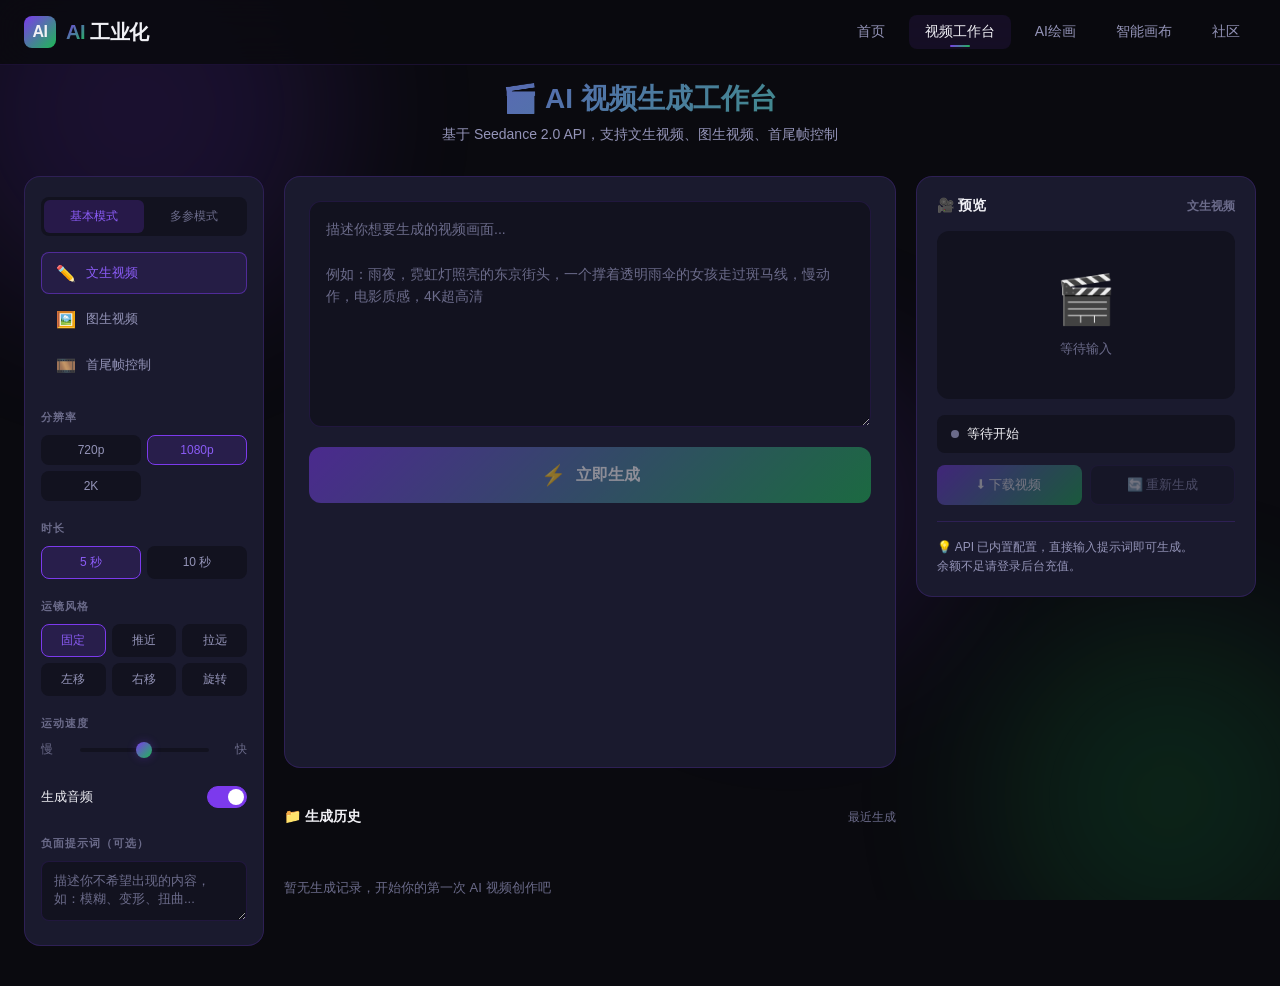
<file: pages/video.html>
<!DOCTYPE html>
<html lang="zh-CN">
<head>
  <meta charset="UTF-8">
  <meta name="viewport" content="width=device-width, initial-scale=1.0">
  <title>AI 视频生成工作台 - AI 工业化</title>
  <meta name="description" content="AI 视频生成工作台，支持文生视频、图生视频、首尾帧控制，基于 Seedance 2.0 API">
  <link rel="stylesheet" href="../css/style-video.css">
<style>
/* @引用选择器样式 - 深色主题浮层 */
.at-ref-selector {
  position: absolute;
  z-index: 1000;
  background: #2a2a3e;
  border: 1px solid rgba(139, 92, 246, 0.4);
  border-radius: 12px;
  box-shadow: 0 8px 32px rgba(0,0,0,0.5), 0 0 0 1px rgba(139,92,246,0.15);
  padding: 6px 0;
  max-height: 240px;
  overflow-y: auto;
  min-width: 260px;
  max-width: 380px;
  display: none;
}
.at-ref-selector.visible {
  display: block;
}
.at-ref-selector .selector-search-info {
  padding: 6px 14px 4px;
  font-size: 11px;
  color: rgba(255,255,255,0.4);
  border-bottom: 1px solid rgba(255,255,255,0.06);
  margin-bottom: 2px;
}
.at-ref-selector .selector-item {
  display: flex;
  align-items: center;
  gap: 10px;
  padding: 7px 14px;
  cursor: pointer;
  transition: background 0.15s;
  color: #fff;
  font-size: 13px;
}
.at-ref-selector .selector-item:hover,
.at-ref-selector .selector-item.selected {
  background: rgba(139, 92, 246, 0.2);
}
.at-ref-selector .selector-thumb {
  width: 32px;
  height: 32px;
  border-radius: 6px;
  object-fit: cover;
  flex-shrink: 0;
  background: #1e1e2e;
  display: flex;
  align-items: center;
  justify-content: center;
  font-size: 16px;
}
.at-ref-selector .selector-info {
  flex: 1;
  min-width: 0;
}
.at-ref-selector .selector-name {
  white-space: nowrap;
  overflow: hidden;
  text-overflow: ellipsis;
  font-size: 13px;
  font-weight: 500;
}
.at-ref-selector .selector-meta {
  display: flex;
  gap: 6px;
  margin-top: 2px;
}
.at-ref-selector .selector-type-tag {
  display: inline-block;
  font-size: 10px;
  padding: 1px 6px;
  border-radius: 4px;
  font-weight: 500;
}
.at-ref-selector .selector-type-tag.image-tag {
  background: rgba(59,130,246,0.25);
  color: #93c5fd;
}
.at-ref-selector .selector-type-tag.video-tag {
  background: rgba(139,92,246,0.25);
  color: #c4b5fd;
}
.at-ref-selector .selector-type-tag.audio-tag {
  background: rgba(245,158,11,0.25);
  color: #fcd34d;
}
.at-ref-selector::-webkit-scrollbar {
  width: 4px;
}
.at-ref-selector::-webkit-scrollbar-track {
  background: transparent;
}
.at-ref-selector::-webkit-scrollbar-thumb {
  background: rgba(139,92,246,0.3);
  border-radius: 2px;
}

/* 提示词区域包装器，用于 @选择器定位 */
.multi-ref-section.prompt-wrapper {
  position: relative;
}
</style>
</head>
<body>
  <!-- 动态背景 -->
  <div class="page-bg">
    <div class="orb"></div>
    <div class="orb"></div>
    <div class="orb"></div>
  </div>

  <!-- 导航栏 -->
  <nav class="glass-nav">
    <div class="nav-inner">
      <a href="../index.html" class="nav-brand">
        <span class="logo-icon">AI</span>
        <span><span class="brand-highlight">AI</span> 工业化</span>
      </a>
      <div class="nav-links">
        <a href="../index.html">首页</a>
        <a href="video.html" class="active">视频工作台</a>
        <a href="image.html">AI绘画</a>
        <a href="canvas.html">智能画布</a>
        <a href="community.html">社区</a>
      </div>
      <button class="nav-toggle" aria-label="切换菜单">
        <span></span>
        <span></span>
        <span></span>
      </button>
    </div>
  </nav>

  <!-- 主内容 -->
  <div class="page-wrapper">
    <div class="page-header">
      <h1>🎬 AI 视频生成工作台</h1>
      <p>基于 Seedance 2.0 API，支持文生视频、图生视频、首尾帧控制</p>
    </div>

    <!-- 工作台 -->
    <div class="workbench">

      <!-- ======== 左侧面板：模式选择 & 参数配置 ======== -->
      <aside class="left-panel glass">

        <!-- 输入模式切换（基本模式/多参模式） -->
        <div class="input-mode-tabs" role="tablist" aria-label="输入模式">
          <button class="input-mode-tab active" data-input-mode="basic" role="tab" aria-selected="true">基本模式</button>
          <button class="input-mode-tab" data-input-mode="multi" role="tab" aria-selected="false">多参模式</button>
        </div>

        <!-- 模式切换 Tabs -->
        <div class="mode-tabs" role="tablist" aria-label="生成模式">
          <button class="mode-tab active" data-mode="text" role="tab" aria-selected="true">
            <span class="tab-icon">✏️</span>
            <span>文生视频</span>
          </button>
          <button class="mode-tab" data-mode="image" role="tab" aria-selected="false">
            <span class="tab-icon">🖼️</span>
            <span>图生视频</span>
          </button>
          <button class="mode-tab" data-mode="frame" role="tab" aria-selected="false">
            <span class="tab-icon">🎞️</span>
            <span>首尾帧控制</span>
          </button>
        </div>

        <!-- 分辨率 -->
        <div class="panel-section">
          <div class="panel-section-title">分辨率</div>
          <div class="option-grid" data-option="resolution">
            <button class="option-btn" data-value="720p">720p</button>
            <button class="option-btn active" data-value="1080p">1080p</button>
            <button class="option-btn" data-value="2k">2K</button>
          </div>
        </div>

        <!-- 时长 -->
        <div class="panel-section">
          <div class="panel-section-title">时长</div>
          <div class="option-grid" data-option="duration">
            <button class="option-btn active" data-value="5">5 秒</button>
            <button class="option-btn" data-value="10">10 秒</button>
          </div>
        </div>

        <!-- 运镜风格 -->
        <div class="panel-section">
          <div class="panel-section-title">运镜风格</div>
          <div class="option-grid style-grid" data-option="camera_style">
            <button class="option-btn active" data-value="fixed">固定</button>
            <button class="option-btn" data-value="push">推近</button>
            <button class="option-btn" data-value="pull">拉远</button>
            <button class="option-btn" data-value="left">左移</button>
            <button class="option-btn" data-value="right">右移</button>
            <button class="option-btn" data-value="rotate">旋转</button>
          </div>
        </div>

        <!-- 运动速度 -->
        <div class="panel-section">
          <div class="panel-section-title">运动速度</div>
          <div class="speed-slider" data-option="speed">
            <span style="font-size:12px;color:var(--text-muted);width:40px;">慢</span>
            <input type="range" min="0" max="2" value="1" step="1"
                   style="-webkit-appearance:none;appearance:none;flex:1;height:4px;background:var(--bg-input);border-radius:2px;outline:none;cursor:pointer;">
            <span style="font-size:12px;color:var(--text-muted);width:40px;text-align:right;">快</span>
          </div>
        </div>

        <!-- 生成音频 -->
        <div class="panel-section">
          <div class="toggle-row">
            <span class="toggle-label">生成音频</span>
            <label class="toggle-switch">
              <input type="checkbox" checked id="toggle-audio">
              <span class="toggle-slider"></span>
            </label>
          </div>
        </div>

        <!-- 负面提示词 -->
        <div class="panel-section">
          <div class="panel-section-title">负面提示词（可选）</div>
          <textarea class="negative-input" id="negative-prompt" placeholder="描述你不希望出现的内容，如：模糊、变形、扭曲..." aria-label="负面提示词"></textarea>
        </div>

      </aside>

      <!-- ======== 中间面板：主要工作区 ======== -->
      <main class="center-panel">

        <!-- 工作区 -->
        <div class="work-area glass">

          <!-- 文生视频模式 -->
          <div class="mode-content active" id="mode-text">
            <textarea class="prompt-textarea" id="prompt-text" 
                      placeholder="描述你想要生成的视频画面...&#10;&#10;例如：雨夜，霓虹灯照亮的东京街头，一个撑着透明雨伞的女孩走过斑马线，慢动作，电影质感，4K超高清"
                      rows="8" aria-label="视频描述"></textarea>
          </div>

          <!-- 图生视频模式 -->
          <div class="mode-content" id="mode-image">
            <div class="upload-area" id="image-upload-area">
              <div class="upload-icon">🖼️</div>
              <div class="upload-text">拖拽图片到此处或点击上传</div>
              <div class="upload-hint">支持 JPG / PNG / WebP</div>
              <img class="preview-image" id="image-preview" alt="上传的图片预览">
              <input type="file" accept="image/jpeg,image/png,image/webp" id="image-input" aria-label="上传图片">
            </div>
            <div class="prompt-below-input">
              <textarea class="prompt-textarea" id="prompt-image" 
                        placeholder="（可选）描述画面动态效果...&#10;&#10;例如：微风吹动湖面，阳光在水面上闪烁"
                        rows="5" aria-label="图片视频提示词"></textarea>
            </div>
          </div>

          <!-- 首尾帧控制模式 -->
          <div class="mode-content" id="mode-frame">
            <div class="frame-upload-grid">
              <div class="frame-upload-box">
                <span class="upload-label">首帧图片</span>
                <div class="upload-area" id="first-frame-area">
                  <div class="upload-icon">🎬</div>
                  <div class="upload-text">上传首帧</div>
                  <div class="upload-hint">拖拽或点击</div>
                  <img class="preview-image" id="first-frame-preview" alt="首帧预览">
                  <input type="file" accept="image/jpeg,image/png,image/webp" id="first-frame-input" aria-label="上传首帧">
                </div>
              </div>
              <div class="frame-upload-box">
                <span class="upload-label">尾帧图片</span>
                <div class="upload-area" id="last-frame-area">
                  <div class="upload-icon">🎬</div>
                  <div class="upload-text">上传尾帧</div>
                  <div class="upload-hint">拖拽或点击</div>
                  <img class="preview-image" id="last-frame-preview" alt="尾帧预览">
                  <input type="file" accept="image/jpeg,image/png,image/webp" id="last-frame-input" aria-label="上传尾帧">
                </div>
              </div>
            </div>
            <div class="prompt-below-input">
              <textarea class="prompt-textarea" id="prompt-frame" 
                        placeholder="描述首尾帧之间的过渡效果...&#10;&#10;例如：花朵从含苞待放到完全盛开，柔和的自然光线变化"
                        rows="4" aria-label="首尾帧提示词"></textarea>
            </div>
          </div>

          <!-- 多参模式 -->
          <div class="mode-content" id="mode-multi">
            <!-- 提示词（@引用选择器） -->
            <div class="multi-ref-section prompt-wrapper">
              <textarea class="prompt-textarea" id="prompt-multi"
                        placeholder="描述你想要生成的视频画面...&#10;&#10;例如：雨夜，霓虹灯照亮的东京街头，慢动作，电影质感&#10;&#10;💡 输入 @ 可快速引用上传的素材"
                        rows="5" aria-label="多参视频描述"></textarea>
              <!-- @引用选择器浮层 -->
              <div class="at-ref-selector" id="at-ref-selector">
                <div class="selector-search-info">选择要引用的素材</div>
              </div>
            </div>

            <!-- 参考图片 -->
            <div class="multi-ref-section">
              <div class="multi-ref-header">
                <span class="multi-ref-label">🖼️ 参考图片 <span class="multi-ref-count" id="multi-img-count">0</span></span>
              </div>
              <div class="multi-upload-area" id="multi-img-area">
                <div class="upload-icon-small">🖼️</div>
                <div class="upload-text-small">拖拽或点击上传图片（支持多张）</div>
                <input type="file" accept="image/jpeg,image/png,image/webp" id="multi-img-input" multiple aria-label="上传参考图片">
              </div>
              <div class="multi-ref-list" id="multi-img-list"></div>
            </div>

            <!-- 参考视频 -->
            <div class="multi-ref-section">
              <div class="multi-ref-header">
                <span class="multi-ref-label">🎬 参考视频 <span class="multi-ref-count" id="multi-video-count">0</span></span>
              </div>
              <div class="multi-upload-area" id="multi-video-area">
                <div class="upload-icon-small">🎬</div>
                <div class="upload-text-small">拖拽或点击上传视频</div>
                <input type="file" accept="video/mp4,video/webm,video/quicktime" id="multi-video-input" multiple aria-label="上传参考视频">
              </div>
              <div class="multi-ref-list" id="multi-video-list"></div>
            </div>

            <!-- 参考音频 -->
            <div class="multi-ref-section">
              <div class="multi-ref-header">
                <span class="multi-ref-label">🎵 参考音频 <span class="multi-ref-count" id="multi-audio-count">0</span></span>
              </div>
              <div class="multi-upload-area" id="multi-audio-area">
                <div class="upload-icon-small">🎵</div>
                <div class="upload-text-small">拖拽或点击上传音频</div>
                <input type="file" accept="audio/mpeg,audio/wav,audio/ogg,audio/mp3" id="multi-audio-input" multiple aria-label="上传参考音频">
              </div>
              <div class="multi-ref-list" id="multi-audio-list"></div>
            </div>
          </div>

          <!-- 生成按钮 -->
          <button class="generate-btn" id="generate-btn" disabled>
            <span class="btn-icon">⚡</span>
            <span>立即生成</span>
          </button>
        </div>

        <!-- 历史记录区域 -->
        <div class="history-section">
          <div class="history-header">
            <h3>📁 生成历史</h3>
            <span style="font-size:12px;color:var(--text-muted);">最近生成</span>
          </div>
          <div class="history-scroll" id="history-scroll">
            <div class="history-empty" id="history-empty">
              暂无生成记录，开始你的第一次 AI 视频创作吧
            </div>
          </div>
        </div>

      </main>

      <!-- ======== 右侧面板：预览区 ======== -->
      <aside class="right-panel glass">

        <div class="preview-section-title">
          <span>🎥 预览</span>
          <span id="mode-label" style="font-size:12px;color:var(--text-muted);">文生视频</span>
        </div>

        <!-- 预览容器 -->
        <div class="preview-container" id="preview-container">
          <div class="preview-placeholder" id="preview-placeholder">
            <div class="placeholder-icon">🎬</div>
            <div class="placeholder-text">
              <span id="status-text">等待输入</span>
            </div>
          </div>
          <video id="preview-video" style="display:none;width:100%;height:100%;object-fit:contain;" 
                 controls autoplay loop></video>
        </div>

        <!-- 状态栏 -->
        <div class="status-bar">
          <span class="status-dot waiting" id="status-dot"></span>
          <span id="status-msg">等待开始</span>
        </div>

        <!-- 操作按钮 -->
        <div class="preview-actions">
          <button class="action-btn primary" id="download-btn" disabled>
            ⬇ 下载视频
          </button>
          <button class="action-btn secondary" id="regenerate-btn" disabled>
            🔄 重新生成
          </button>
        </div>

        <!-- API 已内置 -->
        <div style="margin-top:16px;padding-top:16px;border-top:1px solid var(--border-card);">
          <div style="font-size:12px;color:var(--text-secondary);line-height:1.6;">
            💡 API 已内置配置，直接输入提示词即可生成。<br>
            余额不足请登录后台充值。
          </div>
        </div>

      </aside>
    </div>
  </div>

  <script src="../js/main.js"></script>
  <script src="../js/api.js"></script>
  <script>
  (function() {
    'use strict';

    // ============================================
    // DOM 引用
    // ============================================
    const modeTabs = document.querySelectorAll('.mode-tab');
    const modeContents = {
      text: document.getElementById('mode-text'),
      image: document.getElementById('mode-image'),
      frame: document.getElementById('mode-frame')
    };
    const optionGroups = document.querySelectorAll('.option-grid');
    const speedSlider = document.querySelector('.speed-slider input[type="range"]');
    const audioToggle = document.getElementById('toggle-audio');
    const negativePrompt = document.getElementById('negative-prompt');
    const generateBtn = document.getElementById('generate-btn');
    const modeLabel = document.getElementById('mode-label');

    // Preview elements
    const previewContainer = document.getElementById('preview-container');
    const previewPlaceholder = document.getElementById('preview-placeholder');
    const previewVideo = document.getElementById('preview-video');
    const statusDot = document.getElementById('status-dot');
    const statusMsg = document.getElementById('status-msg');
    const statusText = document.getElementById('status-text');
    const downloadBtn = document.getElementById('download-btn');
    const regenerateBtn = document.getElementById('regenerate-btn');

    // API Key 已内置在 api.js

    // History
    const historyScroll = document.getElementById('history-scroll');
    const historyEmpty = document.getElementById('history-empty');

    // Inputs
    const promptText = document.getElementById('prompt-text');

    // Image upload elements
    const imageUploadArea = document.getElementById('image-upload-area');
    const imageInput = document.getElementById('image-input');
    const imagePreview = document.getElementById('image-preview');
    const promptImage = document.getElementById('prompt-image');

    // Frame upload elements
    const firstFrameArea = document.getElementById('first-frame-area');
    const firstFrameInput = document.getElementById('first-frame-input');
    const firstFramePreview = document.getElementById('first-frame-preview');
    const lastFrameArea = document.getElementById('last-frame-area');
    const lastFrameInput = document.getElementById('last-frame-input');
    const lastFramePreview = document.getElementById('last-frame-preview');
    const promptFrame = document.getElementById('prompt-frame');

    // ============================================
    // 多参模式 DOM 引用
    // ============================================
    const inputModeTabs = document.querySelectorAll('.input-mode-tab');
    const promptMulti = document.getElementById('prompt-multi');
    const multiImgInput = document.getElementById('multi-img-input');
    const multiImgArea = document.getElementById('multi-img-area');
    const multiImgList = document.getElementById('multi-img-list');
    const multiImgCount = document.getElementById('multi-img-count');
    const multiVideoInput = document.getElementById('multi-video-input');
    const multiVideoArea = document.getElementById('multi-video-area');
    const multiVideoList = document.getElementById('multi-video-list');
    const multiVideoCount = document.getElementById('multi-video-count');
    const multiAudioInput = document.getElementById('multi-audio-input');
    const multiAudioArea = document.getElementById('multi-audio-area');
    const multiAudioList = document.getElementById('multi-audio-list');
    const multiAudioCount = document.getElementById('multi-audio-count');

    // ============================================
    // State
    // ============================================
    let currentMode = 'text';
    let currentInputMode = 'basic'; // 'basic' or 'multi'
    let currentOptions = {
      resolution: '1080p',
      duration: 5,
      camera_style: 'fixed',
      speed: 'medium',
      audio: true
    };
    let isGenerating = false;
    let generatedVideoUrl = '';
    let history = JSON.parse(localStorage.getItem('ai_video_history') || '[]');
    let uploadedImages = {};

    // 多参模式状态
    let multiFiles = {
      images: [],
      videos: [],
      audios: []
    };

    // ============================================
    // 初始化
    // ============================================
    function init() {
      generateBtn.disabled = false;

      // 加载历史记录
      renderHistory();

      // 事件绑定
      bindModeTabs();
      bindInputModeTabs();
      bindOptions();
      bindGenerate();
      // API Key 已内置
      bindUploads();
      bindMultiUploads();
      bindPreview();
      checkGenerateEnabled();

      // 监听输入变化
      document.querySelectorAll('.prompt-textarea').forEach(function(el) {
        el.addEventListener('input', checkGenerateEnabled);
      });

      // 初始化 @引用选择器
      bindAtRefSelector();

      // 初始隐藏多参模式内容
      document.getElementById('mode-multi').classList.remove('active');
    }

    // 启动
    init();

    // ============================================
    // 模式切换
    // ============================================
    function bindModeTabs() {
      modeTabs.forEach(function(tab) {
        tab.addEventListener('click', function() {
          const mode = tab.dataset.mode;
          if (mode === currentMode) return;
          if (isGenerating) {
            App.showNotification('请等待当前任务完成后切换', 'warning');
            return;
          }

          // 更新 Tab 状态
          modeTabs.forEach(function(t) {
            t.classList.remove('active');
            t.setAttribute('aria-selected', 'false');
          });
          tab.classList.add('active');
          tab.setAttribute('aria-selected', 'true');

          // 更新内容
          Object.keys(modeContents).forEach(function(key) {
            if (modeContents[key]) {
              modeContents[key].classList.remove('active');
            }
          });
          if (modeContents[mode]) {
            modeContents[mode].classList.add('active');
          }

          currentMode = mode;

          // 更新标签
          const labels = { text: '文生视频', image: '图生视频', frame: '首尾帧控制' };
          modeLabel.textContent = labels[mode] || mode;

          checkGenerateEnabled();
        });
      });
    }

    // ============================================
    // 输入模式切换（基本模式/多参模式）
    // ============================================
    function bindInputModeTabs() {
      inputModeTabs.forEach(function(tab) {
        tab.addEventListener('click', function() {
          const mode = tab.dataset.inputMode;
          if (mode === currentInputMode) return;
          if (isGenerating) {
            App.showNotification('请等待当前任务完成后切换', 'warning');
            return;
          }

          // 更新Tab状态
          inputModeTabs.forEach(function(t) {
            t.classList.remove('active');
            t.setAttribute('aria-selected', 'false');
          });
          tab.classList.add('active');
          tab.setAttribute('aria-selected', 'true');

          currentInputMode = mode;

          // 切换中间面板内容
          // 基本模式：显示 mode-text/image/frame
          // 多参模式：显示 mode-multi
          if (mode === 'multi') {
            // 隐藏基本模式的三个内容，显示多参模式
            Object.keys(modeContents).forEach(function(key) {
              if (modeContents[key]) {
                modeContents[key].classList.remove('active');
              }
            });
            var multiContent = document.getElementById('mode-multi');
            if (multiContent) multiContent.classList.add('active');

            // 更新标签
            modeLabel.textContent = '多参模式';
          } else {
            // 隐藏多参模式，切回当前选中的生成模式
            var multiContent = document.getElementById('mode-multi');
            if (multiContent) multiContent.classList.remove('active');

            // 显示当前选中的模式内容
            if (modeContents[currentMode]) {
              modeContents[currentMode].classList.add('active');
            }

            // 更新标签
            var labels = { text: '文生视频', image: '图生视频', frame: '首尾帧控制' };
            modeLabel.textContent = labels[currentMode] || currentMode;
          }

          checkGenerateEnabled();
        });
      });
    }

    // ============================================
    // 选项切换
    // ============================================
    function bindOptions() {
      // 选项网格按钮
      optionGroups.forEach(function(group) {
        var buttons = group.querySelectorAll('.option-btn');
        buttons.forEach(function(btn) {
          btn.addEventListener('click', function() {
            buttons.forEach(function(b) { b.classList.remove('active'); });
            btn.classList.add('active');

            const optionName = group.dataset.option;
            const value = btn.dataset.value;

            if (optionName === 'resolution') {
              currentOptions.resolution = value;
              // 分辨率映射到API需要的ratio
              const ratioMap = {
                '720p': '16:9',
                '1080p': '16:9',
                '2k': '16:9'
              };
              // 如果用户选择了9:16的比例选项
              if (value === '9:16' || value === '1:1') {
                currentOptions.ratio = value;
              } else {
                currentOptions.ratio = '16:9';
              }
            } else if (optionName === 'duration') {
              currentOptions.duration = parseInt(value);
            } else if (optionName === 'camera_style') {
              currentOptions.camera_style = value;
            }
          });
        });
      });

      // 运动速度
      if (speedSlider) {
        speedSlider.addEventListener('input', function() {
          const val = parseInt(speedSlider.value);
          if (val <= 0) currentOptions.speed = 'slow';
          else if (val >= 2) currentOptions.speed = 'fast';
          else currentOptions.speed = 'medium';
        });
      }
      
      // 滑块 UI 适配（兼容 fill 样式的）
      if (speedSlider) {
        updateSliderFill(speedSlider);
        speedSlider.addEventListener('input', function() {
          updateSliderFill(speedSlider);
        });
      }

      // 音频开关
      if (audioToggle) {
        audioToggle.addEventListener('change', function() {
          currentOptions.audio = audioToggle.checked;
        });
      }
    }

    function updateSliderFill(slider) {
      var fill = slider.closest('.speed-slider')?.querySelector('.slider-fill');
      if (!fill) return;
      var min = parseFloat(slider.min) || 0;
      var max = parseFloat(slider.max) || 100;
      var val = parseFloat(slider.value) || 0;
      var pct = ((val - min) / (max - min)) * 100;
      fill.style.width = pct + '%';
    }

    // ============================================
    // 上传区域
    // ============================================
    function bindUploads() {
      setupUploadArea(imageUploadArea, imageInput, imagePreview, 'image');
      setupUploadArea(firstFrameArea, firstFrameInput, firstFramePreview, 'firstFrame');
      setupUploadArea(lastFrameArea, lastFrameInput, lastFramePreview, 'lastFrame');
    }

    function setupUploadArea(area, input, preview, key) {
      if (!area || !input || !preview) return;

      // 点击上传
      input.addEventListener('change', function(e) {
        handleFile(e.target.files[0], area, preview, key);
      });

      // 拖拽上传
      ['dragenter', 'dragover'].forEach(function(evt) {
        area.addEventListener(evt, function(e) {
          e.preventDefault();
          e.stopPropagation();
          area.classList.add('drag-over');
        });
      });

      ['dragleave', 'drop'].forEach(function(evt) {
        area.addEventListener(evt, function(e) {
          e.preventDefault();
          e.stopPropagation();
          area.classList.remove('drag-over');
          if (evt === 'drop' && e.dataTransfer.files.length) {
            handleFile(e.dataTransfer.files[0], area, preview, key);
          }
        });
      });
    }

    function handleFile(file, area, preview, key) {
      if (!file || !file.type.startsWith('image/')) {
        App.showNotification('请上传图片文件', 'error');
        return;
      }

      if (file.size > 20 * 1024 * 1024) {
        App.showNotification('图片大小不能超过 20MB', 'error');
        return;
      }

      const reader = new FileReader();
      reader.onload = function(e) {
        preview.src = e.target.result;
        area.classList.add('has-image');
        uploadedImages[key] = file;
        checkGenerateEnabled();
      };
      reader.readAsDataURL(file);
    }

    // ============================================
    // 多参模式上传
    // ============================================
    function bindMultiUploads() {
      // 图片上传
      setupMultiUpload(multiImgInput, multiImgArea, multiImgList, multiImgCount, 'images', 'image');
      // 视频上传
      setupMultiUpload(multiVideoInput, multiVideoArea, multiVideoList, multiVideoCount, 'videos', 'video');
      // 音频上传
      setupMultiUpload(multiAudioInput, multiAudioArea, multiAudioList, multiAudioCount, 'audios', 'audio');
    }

    function setupMultiUpload(input, area, listEl, countEl, typeKey, fileType) {
      if (!input || !area) return;

      var acceptTypes;
      if (fileType === 'image') {
        acceptTypes = ['image/jpeg', 'image/png', 'image/webp'];
      } else if (fileType === 'video') {
        acceptTypes = ['video/mp4', 'video/webm', 'video/quicktime'];
      } else {
        acceptTypes = ['audio/mpeg', 'audio/wav', 'audio/ogg', 'audio/mp3'];
      }

      function addFiles(fileList) {
        var added = 0;
        for (var i = 0; i < fileList.length; i++) {
          var file = fileList[i];
          var isTypeOk = false;
          for (var j = 0; j < acceptTypes.length; j++) {
            if (file.type === acceptTypes[j] || file.type.startsWith(fileType + '/')) {
              isTypeOk = true;
              break;
            }
          }
          // 宽松检查 - 如果type为空也接受
          if (!isTypeOk && file.type) {
            App.showNotification('不支持的文件类型: ' + file.name, 'warning');
            continue;
          }

          if (file.size > 50 * 1024 * 1024) {
            App.showNotification('文件大小不能超过 50MB: ' + file.name, 'warning');
            continue;
          }

          multiFiles[typeKey].push(file);
          added++;
        }
        renderMultiList(typeKey, listEl, countEl);
        checkGenerateEnabled();
      }

      // 点击上传
      input.addEventListener('change', function(e) {
        if (e.target.files && e.target.files.length) {
          addFiles(e.target.files);
        }
        // 重置input，允许重复选择同一个文件
        input.value = '';
      });

      // 拖拽上传
      ['dragenter', 'dragover'].forEach(function(evt) {
        area.addEventListener(evt, function(e) {
          e.preventDefault();
          e.stopPropagation();
          area.classList.add('drag-over');
        });
      });

      ['dragleave', 'drop'].forEach(function(evt) {
        area.addEventListener(evt, function(e) {
          e.preventDefault();
          e.stopPropagation();
          area.classList.remove('drag-over');
          if (evt === 'drop' && e.dataTransfer.files.length) {
            addFiles(e.dataTransfer.files);
          }
        });
      });
    }

    function renderMultiList(typeKey, listEl, countEl) {
      var files = multiFiles[typeKey];
      if (!listEl) return;
      listEl.innerHTML = '';

      // 更新计数
      if (countEl) countEl.textContent = files.length;

      for (var i = 0; i < files.length; i++) {
        var file = files[i];
        var item = document.createElement('div');
        item.className = 'multi-ref-item' + (typeKey === 'images' ? ' image-item' : ' file-item');

        // 删除按钮
        var delBtn = document.createElement('button');
        delBtn.className = 'multi-ref-delete';
        delBtn.textContent = '✕';
        delBtn.setAttribute('aria-label', '删除 ' + file.name);
        (function(idx) {
          delBtn.addEventListener('click', function(e) {
            e.stopPropagation();
            multiFiles[typeKey].splice(idx, 1);
            renderMultiList(typeKey, listEl, countEl);
            checkGenerateEnabled();
          });
        })(i);
        item.appendChild(delBtn);

        if (typeKey === 'images') {
          // 图片：显示缩略图
          var img = document.createElement('img');
          img.alt = file.name;
          var reader = new FileReader();
          reader.onload = (function(imgEl) {
            return function(e) {
              imgEl.src = e.target.result;
            };
          })(img);
          reader.readAsDataURL(file);
          item.appendChild(img);
        } else {
          // 视频/音频：显示文件名
          var icon = document.createElement('span');
          icon.className = 'file-icon';
          icon.textContent = typeKey === 'videos' ? '🎬' : '🎵';
          item.appendChild(icon);

          var nameSpan = document.createElement('span');
          nameSpan.className = 'file-name';
          nameSpan.textContent = file.name;
          item.appendChild(nameSpan);
        }

        listEl.appendChild(item);
      }
    }

    // ============================================
    // @引用选择器
    // ============================================
    var atRefSelector = document.getElementById('at-ref-selector');
    var atRefSelectedIndex = -1;
    var atRefItems = [];
    var atRefActive = false;

    /** 构建 @引用素材列表 */
    function buildRefList() {
      var list = [];
      // 图片
      for (var i = 0; i < multiFiles.images.length; i++) {
        list.push({
          index: i,
          type: 'images',
          label: '图片' + (i + 1),
          typeLabel: '图片',
          name: multiFiles.images[i].name,
          file: multiFiles.images[i],
          typeTag: 'image'
        });
      }
      // 视频
      for (var i = 0; i < multiFiles.videos.length; i++) {
        list.push({
          index: i,
          type: 'videos',
          label: '视频' + (i + 1),
          typeLabel: '视频',
          name: multiFiles.videos[i].name,
          file: multiFiles.videos[i],
          typeTag: 'video'
        });
      }
      // 音频
      for (var i = 0; i < multiFiles.audios.length; i++) {
        list.push({
          index: i,
          type: 'audios',
          label: '音频' + (i + 1),
          typeLabel: '音频',
          name: multiFiles.audios[i].name,
          file: multiFiles.audios[i],
          typeTag: 'audio'
        });
      }
      return list;
    }

    /** 渲染选择器 */
    function renderRefSelector() {
      if (!atRefSelector) return;
      var items = buildRefList();
      atRefItems = items;

      if (items.length === 0) {
        atRefSelector.innerHTML = '<div class="selector-search-info" style="color:rgba(255,255,255,0.35);padding:14px;text-align:center;">暂无已上传素材</div>';
        return;
      }

      var html = '<div class="selector-search-info">选择要引用的素材</div>';
      for (var i = 0; i < items.length; i++) {
        var item = items[i];
        var tagClass = item.typeTag + '-tag';
        html += '<div class="selector-item" data-index="' + i + '">';
        // 缩略图
        if (item.type === 'images') {
          html += '<img class="selector-thumb" src="" alt="' + item.name + '">';
        } else {
          var icon = item.type === 'videos' ? '🎬' : '🎵';
          html += '<span class="selector-thumb">' + icon + '</span>';
        }
        html += '<div class="selector-info">';
        html += '<div class="selector-name">' + item.label + '</div>';
        html += '<div class="selector-meta">';
        html += '<span class="selector-type-tag ' + tagClass + '">' + item.typeLabel + '</span>';
        html += '<span style="font-size:11px;color:rgba(255,255,255,0.35);">' + item.name + '</span>';
        html += '</div></div></div>';
      }
      atRefSelector.innerHTML = html;

      // 为每个 selector-item 绑定点击和鼠标悬停
      var itemsEl = atRefSelector.querySelectorAll('.selector-item');
      for (var j = 0; j < itemsEl.length; j++) {
        (function(idx) {
          itemsEl[j].addEventListener('click', function(e) {
            e.stopPropagation();
            insertAtRef(idx);
          });
          itemsEl[j].addEventListener('mouseenter', function() {
            atRefSelectedIndex = idx;
            updateRefSelection();
          });
        })(j);
      }

      // 加载图片缩略图 (异步)
      loadRefThumbnails();
    }

    /** 异步加载图片缩略图 */
    function loadRefThumbnails() {
      var imgEls = atRefSelector.querySelectorAll('.selector-thumb');
      var items = buildRefList();
      var imgIdx = 0;
      for (var i = 0; i < items.length; i++) {
        if (items[i].type === 'images') {
          var thumb = imgEls[imgIdx];
          if (thumb && items[i].file) {
            (function(img, file) {
              var reader = new FileReader();
              reader.onload = function(e) { img.src = e.target.result; };
              reader.readAsDataURL(file);
            })(thumb, items[i].file);
          }
          imgIdx++;
        }
      }
    }

    /** 更新选中状态 */
    function updateRefSelection() {
      if (!atRefSelector) return;
      var items = atRefSelector.querySelectorAll('.selector-item');
      for (var i = 0; i < items.length; i++) {
        items[i].classList.toggle('selected', i === atRefSelectedIndex);
      }
    }

    /** 插入 @标签到 textarea */
    function insertAtRef(index) {
      if (!promptMulti || index < 0 || index >= atRefItems.length) return;
      var item = atRefItems[index];
      var tag = '[@' + item.label + ']';

      var val = promptMulti.value;
      var cursorPos = promptMulti.selectionStart;

      // 找到当前 @ 的位置（从光标往前找最后一个 @）
      var atPos = -1;
      for (var i = cursorPos - 1; i >= 0; i--) {
        if (val[i] === '@') {
          atPos = i;
          break;
        }
      }

      // 替换从 @ 到光标的内容为 [@xxx]
      if (atPos >= 0) {
        var before = val.substring(0, atPos);
        var after = val.substring(cursorPos);
        // 如果 @ 后面有已输入的文字，清除它们
        promptMulti.value = before + tag + after;
        var newPos = atPos + tag.length;
        promptMulti.setSelectionRange(newPos, newPos);
      } else {
        // 备选：在光标处插入
        var before = val.substring(0, cursorPos);
        var after = val.substring(cursorPos);
        promptMulti.value = before + tag + after;
        promptMulti.setSelectionRange(cursorPos + tag.length, cursorPos + tag.length);
      }

      promptMulti.focus();
      hideRefSelector();
      checkGenerateEnabled();
    }

    /** 显示选择器 */
    function showRefSelector() {
      if (!atRefSelector) return;
      atRefActive = true;
      renderRefSelector();

      // 定位到 textarea 下方
      var rect = promptMulti.getBoundingClientRect();
      var wrapper = promptMulti.closest('.prompt-wrapper');
      if (wrapper) {
        wrapper.style.position = 'relative';
        atRefSelector.style.position = 'absolute';
        atRefSelector.style.top = (promptMulti.offsetHeight + 4) + 'px';
        atRefSelector.style.left = '0px';
        atRefSelector.style.right = '0px';
        atRefSelector.style.width = '100%';
      } else {
        atRefSelector.style.position = 'fixed';
        atRefSelector.style.top = (rect.bottom + 4) + 'px';
        atRefSelector.style.left = rect.left + 'px';
        atRefSelector.style.width = Math.max(rect.width, 260) + 'px';
      }

      atRefSelector.classList.add('visible');
      atRefSelectedIndex = 0;
      updateRefSelection();
    }

    /** 隐藏选择器 */
    function hideRefSelector() {
      if (!atRefSelector) return;
      atRefActive = false;
      atRefSelector.classList.remove('visible');
      atRefSelectedIndex = -1;
    }

    /** 监听 @ 输入 */
    function bindAtRefSelector() {
      if (!promptMulti) return;

      promptMulti.addEventListener('input', function(e) {
        if (currentInputMode !== 'multi') {
          hideRefSelector();
          return;
        }

        var val = promptMulti.value;
        var cursorPos = promptMulti.selectionStart;

        // 检查光标前是否有未闭合的 @
        var lastAt = val.lastIndexOf('@', cursorPos);
        if (lastAt >= 0) {
          // 检查 @ 到光标之间是否有 [ 或 ] 或换行（表示已形成标签或终止符）
          var between = val.substring(lastAt, cursorPos);
          var hasBracket = between.indexOf('[') >= 0 || between.indexOf(']') >= 0;
          // 如果 @ 前面是 [，说明是已存在的 [@xxx] 标签的一部分，不触发
          var hasLeadingBracket = lastAt > 0 && val[lastAt - 1] === '[';

          if (!hasBracket && !hasLeadingBracket) {
            // 检查是否有素材
            var totalFiles = multiFiles.images.length + multiFiles.videos.length + multiFiles.audios.length;
            if (totalFiles > 0) {
              showRefSelector();
              return;
            }
          }
        }

        hideRefSelector();
      });

      // 键盘导航
      promptMulti.addEventListener('keydown', function(e) {
        if (!atRefActive || !atRefSelector) return;

        var items = atRefSelector.querySelectorAll('.selector-item');
        if (items.length === 0) return;

        if (e.key === 'ArrowDown') {
          e.preventDefault();
          atRefSelectedIndex = Math.min(atRefSelectedIndex + 1, items.length - 1);
          updateRefSelection();
          // 确保选中项可见
          var sel = items[atRefSelectedIndex];
          if (sel) sel.scrollIntoView({ block: 'nearest' });
        } else if (e.key === 'ArrowUp') {
          e.preventDefault();
          atRefSelectedIndex = Math.max(atRefSelectedIndex - 1, 0);
          updateRefSelection();
          var sel = items[atRefSelectedIndex];
          if (sel) sel.scrollIntoView({ block: 'nearest' });
        } else if (e.key === 'Enter' || e.key === 'Tab') {
          if (atRefSelectedIndex >= 0 && atRefSelectedIndex < atRefItems.length) {
            e.preventDefault();
            insertAtRef(atRefSelectedIndex);
          }
        } else if (e.key === 'Escape') {
          e.preventDefault();
          hideRefSelector();
        }
      });

      // 点击外部关闭
      document.addEventListener('click', function(e) {
        if (atRefActive && atRefSelector && !atRefSelector.contains(e.target) && e.target !== promptMulti) {
          hideRefSelector();
        }
      });
    }

    // 初始化 @选择器（在 bindMultiUploads 之后调用）
    // bindAtRefSelector 会在 init 中调用

    // @引用解析函数：解析提示词中的 [@xxx] 标签，返回解析后的提示词和文件引用
    function parseAtRefs(promptText) {
      if (!promptText) return { prompt: '', refs: { images: [], videos: [], audios: [] } };

      // 获取所有素材列表
      var allRefs = buildRefList();

      // 找出所有 [@xxx] 标签
      var refMap = {}; // 标签名 -> 素材信息
      for (var i = 0; i < allRefs.length; i++) {
        refMap['[@' + allRefs[i].label + ']'] = allRefs[i];
      }

      // 替换并收集引用
      var refs = { images: [], videos: [], audios: [] };
      var result = promptText;

      for (var tag in refMap) {
        if (result.indexOf(tag) >= 0) {
          var ref = refMap[tag];
          refs[ref.type].push(ref.file);
          // 替换标签为描述性文本
          result = result.split(tag).join('[' + ref.typeLabel + '参考]');
        }
      }

      return { prompt: result, refs: refs };
    }

    // ============================================
    // 生成按钮
    // ============================================
    function checkGenerateEnabled() {
      if (isGenerating) {
        generateBtn.disabled = true;
        return;
      }

      if (currentInputMode === 'multi') {
        generateBtn.disabled = !promptMulti.value.trim();
        return;
      }

      if (currentMode === 'text') {
        generateBtn.disabled = !promptText.value.trim();
      } else if (currentMode === 'image') {
        generateBtn.disabled = !uploadedImages.image;
      } else if (currentMode === 'frame') {
        generateBtn.disabled = !uploadedImages.firstFrame;
      }
    }

    // ============================================
    // 生成逻辑
    // ============================================
    function bindGenerate() {
      generateBtn.addEventListener('click', startGeneration);
    }

    async function startGeneration() {
      if (isGenerating) return;

      // API Key 已内置

      // 收集参数（适配新API文档）
      const options = {
        ratio: currentOptions.ratio || '16:9',
        duration: currentOptions.duration || 5,
        cameraStyle: currentOptions.camera_style || 'fixed',
        audio: currentOptions.audio !== false
      };

      // 获取提示词
      let prompt = '';
      let taskPromise = null;

      try {
        if (currentInputMode === 'multi') {
          // 多参模式 - 解析 @引用
          var rawPrompt = promptMulti.value.trim();
          if (!rawPrompt) {
            App.showNotification('请输入视频描述', 'warning');
            return;
          }
          // 解析 [@xxx] 标签
          var parsed = parseAtRefs(rawPrompt);
          prompt = parsed.prompt;
          // 合并文件：@引用解析出来的 + 所有已上传的（作为补充参考）
          var allImages = parsed.refs.images.slice();
          var allVideos = parsed.refs.videos.slice();
          var allAudios = parsed.refs.audios.slice();
          // 如果用户没有用 @引用，但上传了文件，仍然全部传入
          if (allImages.length === 0 && allVideos.length === 0 && allAudios.length === 0) {
            allImages = multiFiles.images.slice();
            allVideos = multiFiles.videos.slice();
            allAudios = multiFiles.audios.slice();
          }
          taskPromise = AI_API.multiParamVideo(prompt, {
            images: allImages.length ? allImages : undefined,
            videos: allVideos.length ? allVideos : undefined,
            audios: allAudios.length ? allAudios : undefined
          }, options);
        } else if (currentMode === 'text') {
          prompt = promptText.value.trim();
          if (!prompt) {
            App.showNotification('请输入视频描述', 'warning');
            return;
          }
          taskPromise = AI_API.textToVideo(prompt, options);
        } else if (currentMode === 'image') {
          if (!uploadedImages.image) {
            App.showNotification('请上传图片', 'warning');
            return;
          }
          prompt = promptImage.value.trim();
          taskPromise = AI_API.imageToVideo(uploadedImages.image, prompt, options);
        } else if (currentMode === 'frame') {
          if (!uploadedImages.firstFrame) {
            App.showNotification('请上传首帧图片', 'warning');
            return;
          }
          prompt = promptFrame.value.trim();
          taskPromise = AI_API.frameToFrame(uploadedImages.firstFrame, uploadedImages.lastFrame || null, prompt, options);
        }

        // 开始生成状态
        isGenerating = true;
        generateBtn.disabled = true;
        generateBtn.querySelector('.btn-icon').textContent = '⏳';
        generateBtn.querySelector(':scope > span:last-child').textContent = '生成中...';
        
        updateStatus('processing', '正在提交任务...');
        updatePreviewStatus('处理中...');

        // 提交任务
        const taskResult = await taskPromise;

        updateStatus('processing', 'AI 正在生成视频（约1-3分钟）');
        updatePreviewStatus('生成中...');
        previewContainer.classList.add('generating');

        // 真实API轮询（按照新API文档的状态名）
        const pollResult = await AI_API.pollTask(taskResult.taskId, function(status, progress) {
          const statusText = {
            'QUEUED': '排队中...',
            'PENDING': '排队中...',
            'IN_PROGRESS': '生成中...',
            'RUNNING': '生成中...'
          }[status] || '处理中...';
          updateStatus('processing', `AI 正在生成视频 ${statusText} (${progress})`);
        });

        // 保存视频URL到全局变量，供下载使用
        if (pollResult && pollResult.videoUrl) {
          generatedVideoUrl = pollResult.videoUrl;
          previewVideo.style.display = 'block';
          previewPlaceholder.style.display = 'none';
          previewVideo.src = generatedVideoUrl;
          downloadBtn.disabled = false;
        } else {
          previewPlaceholder.querySelector('.placeholder-icon').textContent = '✅';
        }

        updateStatus('completed', '视频生成完成！');
        updatePreviewStatus('✅ 视频生成完成！');

      } catch (error) {
        console.error('Generation failed:', error);
        updateStatus('waiting', '生成失败: ' + (error.message || '请重试'));
        updatePreviewStatus('❌ 生成失败');
        App.showNotification('生成失败: ' + (error.message || '请重试'), 'error');
        finishGeneration();
        return;
      }

      previewContainer.classList.remove('generating');
      downloadBtn.disabled = false;
      regenerateBtn.disabled = false;

      // 添加到历史
      addToHistory({
        mode: currentInputMode === 'multi' ? 'multi' : currentMode,
        prompt: prompt.substring(0, 50),
        options: options,
        timestamp: Date.now()
      });

      App.showNotification('视频生成成功！', 'success');
      finishGeneration();
    }

    function updateStatus(type, msg) {
      statusDot.className = 'status-dot ' + type;
      statusMsg.textContent = msg || '';
    }

    function updatePreviewStatus(text) {
      statusText.textContent = text;
    }

    function finishGeneration() {
      isGenerating = false;
      generateBtn.disabled = false;
      generateBtn.querySelector('.btn-icon').textContent = '⚡';
      generateBtn.querySelector(':scope > span:last-child').textContent = '立即生成';
      checkGenerateEnabled();
    }

    // ============================================
    // 预览操作
    // ============================================
    function bindPreview() {
      // 下载
      downloadBtn.addEventListener('click', function() {
        if (generatedVideoUrl) {
          AI_API.downloadVideo(generatedVideoUrl, 'ai-video-' + Date.now() + '.mp4');
        } else {
          App.showNotification('暂无视频可下载', 'warning');
        }
      });

      // 重新生成
      regenerateBtn.addEventListener('click', function() {
        // 重置预览
        previewVideo.style.display = 'none';
        previewVideo.removeAttribute('src');
        previewPlaceholder.style.display = 'block';
        previewPlaceholder.querySelector('.placeholder-icon').textContent = '🎬';
        updatePreviewStatus('点击"立即生成"重新创作');
        updateStatus('waiting', '准备就绪');
        downloadBtn.disabled = true;
        regenerateBtn.disabled = true;
        generatedVideoUrl = '';
        startGeneration();
      });
    }

    // ============================================
    // API Key 管理（已内置）
    // ============================================
    function bindApiKey() {
      // API Key 已内置在 api.js 中，无需配置
    }

    // ============================================
    // 历史记录
    // ============================================
    function addToHistory(record) {
      history.unshift(record);
      if (history.length > 50) {
        history = history.slice(0, 50);
      }
      localStorage.setItem('ai_video_history', JSON.stringify(history));
      renderHistory();
    }

    function renderHistory() {
      if (!historyScroll || !historyEmpty) return;

      // 清空（保留 empty 占位）
      var items = historyScroll.querySelectorAll('.history-item');
      items.forEach(function(el) { el.remove(); });

      if (history.length === 0) {
        historyEmpty.style.display = 'flex';
        return;
      }

      historyEmpty.style.display = 'none';

      history.forEach(function(record) {
        var item = document.createElement('div');
        item.className = 'history-item';

        var modeIcons = { text: '✏️', image: '🖼️', frame: '🎞️', multi: '🔧' };
        var modeLabels = { text: '文生', image: '图生', frame: '首尾帧', multi: '多参' };

        item.innerHTML = 
          '<div class="history-thumb">' + (modeIcons[record.mode] || '🎬') + '</div>' +
          '<div class="history-meta">' + 
            (modeLabels[record.mode] || record.mode) + ' · ' + 
            App.formatDate(record.timestamp, 'HH:mm') +
          '</div>';

        item.title = record.prompt || '';

        item.addEventListener('click', function() {
          App.showNotification('历史记录查看功能开发中', 'info');
        });

        historyScroll.appendChild(item);
      });
    }

    // ============================================
    // 启动
    // ============================================
    document.addEventListener('DOMContentLoaded', init);

  })();
  </script>

</body>
</html>
</file>
<file: css/style.css>
/* ========================================
   AI工业化 - 即梦风格主样式
   Inspired by: jimeng.jianying.com
   ======================================== */

/* --- CSS Variables & Design Tokens --- */
:root {
  /* Colors */
  --bg-primary: #0a0a0f;
  --bg-card: #1a1a2e;
  --bg-card-hover: #1f1f3a;
  --bg-nav: rgba(10, 10, 15, 0.85);
  --bg-glass: rgba(26, 26, 46, 0.6);

  /* Brand Gradient */
  --brand-purple: #7C3AED;
  --brand-cyan: #1DB954;
  --brand-blue: #2563EB;
  --gradient-primary: linear-gradient(135deg, #7C3AED, #2563EB, #1DB954);
  --gradient-btn: linear-gradient(135deg, #7C3AED, #2563EB);
  --gradient-btn-hover: linear-gradient(135deg, #9333ea, #3b82f6);
  --gradient-text: linear-gradient(135deg, #7C3AED, #1DB954);

  /* Borders */
  --border-card: 1px solid rgba(124, 58, 237, 0.2);
  --border-card-hover: 1px solid rgba(124, 58, 237, 0.5);
  --border-glow: 0 0 20px rgba(124, 58, 237, 0.15);

  /* Text */
  --text-primary: #ffffff;
  --text-secondary: #a0a0b8;
  --text-tertiary: #6b6b80;

  /* Radius */
  --radius-sm: 8px;
  --radius-md: 16px;
  --radius-lg: 24px;
  --radius-xl: 32px;

  /* Shadows */
  --shadow-card: 0 4px 30px rgba(0, 0, 0, 0.3);
  --shadow-glow: 0 0 30px rgba(124, 58, 237, 0.2);
  --shadow-btn: 0 4px 15px rgba(124, 58, 237, 0.3);

  /* Transitions */
  --transition-fast: 0.2s ease;
  --transition-normal: 0.3s ease;
  --transition-slow: 0.5s ease;

  /* Nav */
  --nav-height: 72px;
}

/* --- Reset & Base --- */
*, *::before, *::after {
  margin: 0;
  padding: 0;
  box-sizing: border-box;
}

html {
  scroll-behavior: smooth;
  scroll-padding-top: var(--nav-height);
}

body {
  font-family: -apple-system, BlinkMacSystemFont, 'Segoe UI', Roboto, 'Helvetica Neue', Arial, 'Noto Sans SC', sans-serif;
  background-color: var(--bg-primary);
  color: var(--text-primary);
  line-height: 1.6;
  -webkit-font-smoothing: antialiased;
  -moz-osx-font-smoothing: grayscale;
  overflow-x: hidden;
}

a {
  color: inherit;
  text-decoration: none;
  transition: color var(--transition-fast);
}

img {
  max-width: 100%;
  height: auto;
  display: block;
}

.container {
  max-width: 1280px;
  margin: 0 auto;
  padding: 0 24px;
}

.section-title {
  font-size: clamp(1.75rem, 4vw, 2.75rem);
  font-weight: 800;
  text-align: center;
  margin-bottom: 12px;
  background: var(--gradient-text);
  -webkit-background-clip: text;
  -webkit-text-fill-color: transparent;
  background-clip: text;
}

.section-subtitle {
  font-size: clamp(0.95rem, 1.5vw, 1.15rem);
  color: var(--text-secondary);
  text-align: center;
  max-width: 600px;
  margin: 0 auto 48px;
}

/* --- Navigation --- */
.nav {
  position: fixed;
  top: 0;
  left: 0;
  right: 0;
  height: var(--nav-height);
  background: var(--bg-nav);
  backdrop-filter: blur(20px);
  -webkit-backdrop-filter: blur(20px);
  border-bottom: 1px solid rgba(124, 58, 237, 0.1);
  z-index: 1000;
  transition: all var(--transition-normal);
}

.nav.scrolled {
  background: rgba(10, 10, 15, 0.95);
  border-bottom-color: rgba(124, 58, 237, 0.2);
}

.nav .container {
  display: flex;
  align-items: center;
  justify-content: space-between;
  height: 100%;
}

.nav-logo {
  display: flex;
  align-items: center;
  gap: 10px;
  font-size: 1.25rem;
  font-weight: 800;
  letter-spacing: 1px;
  cursor: pointer;
}

.nav-logo .logo-icon {
  width: 36px;
  height: 36px;
  background: var(--gradient-primary);
  border-radius: 10px;
  display: flex;
  align-items: center;
  justify-content: center;
  font-size: 1.1rem;
  color: white;
}

.nav-logo .logo-text {
  background: var(--gradient-text);
  -webkit-background-clip: text;
  -webkit-text-fill-color: transparent;
  background-clip: text;
}

.nav-links {
  display: flex;
  align-items: center;
  gap: 32px;
  list-style: none;
}

.nav-links a {
  font-size: 0.95rem;
  color: var(--text-secondary);
  font-weight: 500;
  position: relative;
  padding: 4px 0;
  transition: color var(--transition-fast);
}

.nav-links a::after {
  content: '';
  position: absolute;
  bottom: -2px;
  left: 0;
  width: 0;
  height: 2px;
  background: var(--gradient-primary);
  transition: width var(--transition-normal);
  border-radius: 1px;
}

.nav-links a:hover {
  color: var(--text-primary);
}

.nav-links a:hover::after {
  width: 100%;
}

.nav-actions {
  display: flex;
  align-items: center;
  gap: 12px;
}

.nav-btn {
  width: 40px;
  height: 40px;
  border-radius: 10px;
  border: 1px solid rgba(124, 58, 237, 0.2);
  background: rgba(26, 26, 46, 0.5);
  color: var(--text-secondary);
  cursor: pointer;
  display: flex;
  align-items: center;
  justify-content: center;
  font-size: 1.1rem;
  transition: all var(--transition-fast);
}

.nav-btn:hover {
  border-color: rgba(124, 58, 237, 0.5);
  color: var(--text-primary);
  background: rgba(124, 58, 237, 0.1);
}

/* Mobile menu toggle */
.nav-toggle {
  display: none;
  width: 40px;
  height: 40px;
  border-radius: 10px;
  border: 1px solid rgba(124, 58, 237, 0.2);
  background: transparent;
  color: var(--text-secondary);
  cursor: pointer;
  font-size: 1.3rem;
  align-items: center;
  justify-content: center;
}

/* --- Hero Section --- */
.hero {
  min-height: 100vh;
  display: flex;
  align-items: center;
  justify-content: center;
  padding: var(--nav-height) 0 80px;
  position: relative;
  overflow: hidden;
}

.hero::before {
  content: '';
  position: absolute;
  top: -30%;
  left: -20%;
  width: 60%;
  height: 80%;
  background: radial-gradient(circle, rgba(124, 58, 237, 0.12), transparent 60%);
  pointer-events: none;
}

.hero::after {
  content: '';
  position: absolute;
  bottom: -20%;
  right: -15%;
  width: 50%;
  height: 60%;
  background: radial-gradient(circle, rgba(37, 99, 235, 0.1), transparent 50%);
  pointer-events: none;
}

.hero-content {
  position: relative;
  z-index: 1;
  text-align: center;
  max-width: 900px;
  margin: 0 auto;
  padding: 0 24px;
}

.hero-badge {
  display: inline-flex;
  align-items: center;
  gap: 6px;
  padding: 6px 16px;
  border-radius: 100px;
  border: 1px solid rgba(124, 58, 237, 0.3);
  background: rgba(124, 58, 237, 0.08);
  font-size: 0.85rem;
  color: var(--brand-purple);
  margin-bottom: 24px;
  animation: fadeInUp 0.6s ease both;
}

.hero-title {
  font-size: clamp(2.5rem, 6vw, 4.5rem);
  font-weight: 900;
  line-height: 1.1;
  margin-bottom: 20px;
  animation: fadeInUp 0.6s ease 0.1s both;
}

.hero-title .highlight {
  background: var(--gradient-primary);
  -webkit-background-clip: text;
  -webkit-text-fill-color: transparent;
  background-clip: text;
}

.hero-subtitle {
  font-size: clamp(1rem, 2vw, 1.25rem);
  color: var(--text-secondary);
  max-width: 640px;
  margin: 0 auto 40px;
  line-height: 1.7;
  animation: fadeInUp 0.6s ease 0.2s both;
}

.hero-actions {
  display: flex;
  align-items: center;
  justify-content: center;
  gap: 16px;
  flex-wrap: wrap;
  animation: fadeInUp 0.6s ease 0.3s both;
}

/* --- Video Showcase --- */
.video-showcase {
  margin-top: 60px;
  max-width: 800px;
  margin-left: auto;
  margin-right: auto;
  animation: fadeInUp 0.6s ease 0.4s both;
}

.video-placeholder {
  position: relative;
  width: 100%;
  aspect-ratio: 16 / 9;
  border-radius: var(--radius-lg);
  border: var(--border-card);
  background: var(--bg-card);
  overflow: hidden;
  cursor: pointer;
  transition: all var(--transition-normal);
  display: flex;
  align-items: center;
  justify-content: center;
}

.video-placeholder:hover {
  border-color: rgba(124, 58, 237, 0.4);
  box-shadow: var(--shadow-glow);
}

.video-placeholder .bg-glow {
  position: absolute;
  top: 50%;
  left: 50%;
  transform: translate(-50%, -50%);
  width: 60%;
  height: 60%;
  background: radial-gradient(circle, rgba(124, 58, 237, 0.08), transparent 60%);
  pointer-events: none;
}

.video-placeholder .play-btn {
  position: relative;
  z-index: 2;
  width: 72px;
  height: 72px;
  border-radius: 50%;
  background: var(--gradient-btn);
  border: none;
  color: white;
  font-size: 1.75rem;
  cursor: pointer;
  display: flex;
  align-items: center;
  justify-content: center;
  transition: all var(--transition-normal);
  box-shadow: var(--shadow-btn);
}

.video-placeholder .play-btn:hover {
  transform: scale(1.1);
  box-shadow: 0 0 30px rgba(124, 58, 237, 0.4);
}

.video-placeholder .play-label {
  position: absolute;
  bottom: 24px;
  left: 50%;
  transform: translateX(-50%);
  font-size: 0.85rem;
  color: var(--text-tertiary);
  letter-spacing: 2px;
  text-transform: uppercase;
}

/* --- Buttons --- */
.btn {
  display: inline-flex;
  align-items: center;
  gap: 8px;
  padding: 12px 28px;
  border-radius: 100px;
  font-size: 0.95rem;
  font-weight: 600;
  cursor: pointer;
  transition: all var(--transition-normal);
  border: none;
  outline: none;
  white-space: nowrap;
}

.btn-primary {
  background: var(--gradient-btn);
  color: white;
  box-shadow: var(--shadow-btn);
}

.btn-primary:hover {
  transform: translateY(-2px);
  box-shadow: 0 6px 25px rgba(124, 58, 237, 0.4);
  background: var(--gradient-btn-hover);
}

.btn-primary:active {
  transform: translateY(0);
}

.btn-secondary {
  background: rgba(26, 26, 46, 0.6);
  color: var(--text-primary);
  border: 1px solid rgba(124, 58, 237, 0.3);
}

.btn-secondary:hover {
  border-color: rgba(124, 58, 237, 0.5);
  background: rgba(124, 58, 237, 0.1);
  transform: translateY(-2px);
}

.btn-ghost {
  background: transparent;
  color: var(--text-primary);
  border: 1px solid rgba(255, 255, 255, 0.15);
}

.btn-ghost:hover {
  border-color: rgba(255, 255, 255, 0.3);
  background: rgba(255, 255, 255, 0.05);
}

.btn-large {
  padding: 16px 40px;
  font-size: 1.05rem;
}

/* --- Section Base --- */
.section {
  padding: 100px 0;
  position: relative;
}

.section::before {
  content: '';
  position: absolute;
  top: 0;
  left: 0;
  right: 0;
  height: 1px;
  background: linear-gradient(90deg, transparent, rgba(124, 58, 237, 0.2), transparent);
}

/* --- Function Cards (3 核心功能) --- */
.function-grid {
  display: grid;
  grid-template-columns: repeat(3, 1fr);
  gap: 24px;
  margin-top: 16px;
}

.function-card {
  background: var(--bg-card);
  border: var(--border-card);
  border-radius: var(--radius-lg);
  padding: 40px 32px;
  text-align: center;
  transition: all var(--transition-normal);
  position: relative;
  overflow: hidden;
}

.function-card::before {
  content: '';
  position: absolute;
  top: 0;
  left: 0;
  right: 0;
  height: 3px;
  background: var(--gradient-primary);
  opacity: 0;
  transition: opacity var(--transition-normal);
}

.function-card:hover {
  border-color: rgba(124, 58, 237, 0.4);
  transform: translateY(-8px);
  box-shadow: var(--shadow-glow);
  background: var(--bg-card-hover);
}

.function-card:hover::before {
  opacity: 1;
}

.function-icon {
  width: 72px;
  height: 72px;
  border-radius: var(--radius-md);
  background: rgba(124, 58, 237, 0.1);
  border: 1px solid rgba(124, 58, 237, 0.2);
  display: flex;
  align-items: center;
  justify-content: center;
  font-size: 2rem;
  margin: 0 auto 20px;
  transition: all var(--transition-normal);
}

.function-card:hover .function-icon {
  border-color: rgba(124, 58, 237, 0.4);
  background: rgba(124, 58, 237, 0.15);
  transform: scale(1.05);
}

.function-title {
  font-size: 1.35rem;
  font-weight: 700;
  margin-bottom: 12px;
}

.function-desc {
  font-size: 0.95rem;
  color: var(--text-secondary);
  line-height: 1.7;
  margin-bottom: 24px;
}

.function-card .btn {
  font-size: 0.9rem;
  padding: 10px 24px;
}

/* --- Feature Sections (AI绘画 & 智能画布) --- */
.feature-section {
  padding: 80px 0;
}

.feature-grid {
  display: grid;
  grid-template-columns: 1fr 1fr;
  gap: 60px;
  align-items: center;
}

.feature-visual {
  position: relative;
}

.feature-image {
  width: 100%;
  aspect-ratio: 4 / 3;
  border-radius: var(--radius-lg);
  border: var(--border-card);
  background: var(--bg-card);
  overflow: hidden;
  display: flex;
  align-items: center;
  justify-content: center;
  position: relative;
  transition: all var(--transition-normal);
}

.feature-image:hover {
  border-color: rgba(124, 58, 237, 0.4);
  box-shadow: var(--shadow-glow);
}

.feature-image .icon-overlay {
  font-size: 3rem;
  opacity: 0.5;
}

.feature-image .feature-label {
  position: absolute;
  bottom: 20px;
  left: 20px;
  font-size: 0.8rem;
  color: var(--text-tertiary);
  letter-spacing: 1px;
}

/* Feature info side */
.feature-info h3 {
  font-size: clamp(1.5rem, 3vw, 2rem);
  font-weight: 800;
  margin-bottom: 16px;
}

.feature-info h3 .highlight {
  background: var(--gradient-text);
  -webkit-background-clip: text;
  -webkit-text-fill-color: transparent;
  background-clip: text;
}

.feature-info p {
  font-size: 1.05rem;
  color: var(--text-secondary);
  line-height: 1.8;
  margin-bottom: 24px;
}

.feature-tags {
  display: flex;
  flex-wrap: wrap;
  gap: 10px;
  margin-bottom: 28px;
}

.feature-tag {
  padding: 6px 16px;
  border-radius: 100px;
  font-size: 0.85rem;
  border: 1px solid rgba(124, 58, 237, 0.2);
  color: var(--text-secondary);
  background: rgba(124, 58, 237, 0.05);
  transition: all var(--transition-fast);
}

.feature-tag:hover {
  border-color: rgba(124, 58, 237, 0.4);
  color: var(--text-primary);
  background: rgba(124, 58, 237, 0.1);
}

/* Reverse layout for alternating */
.feature-grid.reverse {
  direction: rtl;
}

.feature-grid.reverse > * {
  direction: ltr;
}

/* --- Community Showcase --- */
.community-grid {
  display: grid;
  grid-template-columns: repeat(4, 1fr);
  gap: 16px;
}

.community-item {
  border-radius: var(--radius-md);
  overflow: hidden;
  position: relative;
  cursor: pointer;
  aspect-ratio: 1;
  background: var(--bg-card);
  border: var(--border-card);
  transition: all var(--transition-normal);
  display: flex;
  align-items: center;
  justify-content: center;
}

.community-item:nth-child(1),
.community-item:nth-child(4),
.community-item:nth-child(6),
.community-item:nth-child(7) {
  aspect-ratio: 3 / 4;
}

.community-item:hover {
  border-color: rgba(124, 58, 237, 0.4);
  transform: scale(1.02);
  box-shadow: var(--shadow-glow);
  z-index: 2;
}

.community-item .item-icon {
  font-size: 2.5rem;
  opacity: 0.3;
  transition: all var(--transition-normal);
}

.community-item:hover .item-icon {
  opacity: 0.6;
  transform: scale(1.1);
}

.community-item .item-overlay {
  position: absolute;
  bottom: 0;
  left: 0;
  right: 0;
  padding: 40px 16px 16px;
  background: linear-gradient(transparent, rgba(10, 10, 15, 0.9));
  opacity: 0;
  transition: opacity var(--transition-normal);
}

.community-item:hover .item-overlay {
  opacity: 1;
}

.community-item .item-overlay span {
  font-size: 0.85rem;
  color: var(--text-secondary);
}

.community-cta {
  text-align: center;
  margin-top: 40px;
}

/* --- Footer --- */
.footer {
  border-top: 1px solid rgba(124, 58, 237, 0.1);
  padding: 48px 0 32px;
  margin-top: 40px;
}

.footer-content {
  display: flex;
  align-items: center;
  justify-content: space-between;
  flex-wrap: wrap;
  gap: 20px;
}

.footer-links {
  display: flex;
  gap: 24px;
  list-style: none;
}

.footer-links a {
  font-size: 0.9rem;
  color: var(--text-tertiary);
  transition: color var(--transition-fast);
}

.footer-links a:hover {
  color: var(--text-secondary);
}

.footer-copyright {
  font-size: 0.85rem;
  color: var(--text-tertiary);
}

.footer-social {
  display: flex;
  gap: 12px;
}

.footer-social a {
  width: 36px;
  height: 36px;
  border-radius: 8px;
  border: 1px solid rgba(255, 255, 255, 0.08);
  display: flex;
  align-items: center;
  justify-content: center;
  color: var(--text-tertiary);
  font-size: 0.9rem;
  transition: all var(--transition-fast);
}

.footer-social a:hover {
  border-color: rgba(124, 58, 237, 0.3);
  color: var(--text-primary);
  background: rgba(124, 58, 237, 0.08);
}

/* --- Animations --- */
@keyframes fadeInUp {
  from {
    opacity: 0;
    transform: translateY(30px);
  }
  to {
    opacity: 1;
    transform: translateY(0);
  }
}

@keyframes pulseGlow {
  0%, 100% {
    box-shadow: 0 0 20px rgba(124, 58, 237, 0.1);
  }
  50% {
    box-shadow: 0 0 40px rgba(124, 58, 237, 0.25);
  }
}

/* Floating particles background (subtle) */
.particles {
  position: fixed;
  top: 0;
  left: 0;
  width: 100%;
  height: 100%;
  pointer-events: none;
  z-index: 0;
  overflow: hidden;
}

.particle {
  position: absolute;
  width: 3px;
  height: 3px;
  background: rgba(124, 58, 237, 0.3);
  border-radius: 50%;
  animation: float linear infinite;
}

@keyframes float {
  0% {
    transform: translateY(100vh) scale(0);
    opacity: 0;
  }
  10% {
    opacity: 1;
  }
  90% {
    opacity: 1;
  }
  100% {
    transform: translateY(-10vh) scale(1);
    opacity: 0;
  }
}

/* Scroll reveal */
.reveal {
  opacity: 0;
  transform: translateY(40px);
  transition: opacity 0.8s ease, transform 0.8s ease;
}

.reveal.visible {
  opacity: 1;
  transform: translateY(0);
}

/* --- Responsive Design --- */

/* Tablet (max 1024px) */
@media (max-width: 1024px) {
  .function-grid {
    grid-template-columns: repeat(2, 1fr);
  }

  .community-grid {
    grid-template-columns: repeat(3, 1fr);
  }

  .community-item:nth-child(1),
  .community-item:nth-child(4),
  .community-item:nth-child(6),
  .community-item:nth-child(7) {
    aspect-ratio: 1;
  }

  .feature-grid {
    gap: 40px;
  }
}

/* Mobile (max 768px) */
@media (max-width: 768px) {
  :root {
    --nav-height: 60px;
  }

  .container {
    padding: 0 16px;
  }

  /* Mobile nav */
  .nav-links {
    position: fixed;
    top: var(--nav-height);
    left: 0;
    right: 0;
    background: rgba(10, 10, 15, 0.98);
    backdrop-filter: blur(20px);
    -webkit-backdrop-filter: blur(20px);
    flex-direction: column;
    padding: 16px 24px;
    gap: 0;
    border-bottom: 1px solid rgba(124, 58, 237, 0.1);
    transform: translateY(-100%);
    opacity: 0;
    pointer-events: none;
    transition: all var(--transition-normal);
  }

  .nav-links.open {
    transform: translateY(0);
    opacity: 1;
    pointer-events: all;
  }

  .nav-links a {
    display: block;
    padding: 14px 0;
    font-size: 1.05rem;
    border-bottom: 1px solid rgba(124, 58, 237, 0.06);
  }

  .nav-links a:last-child {
    border-bottom: none;
  }

  .nav-links a::after {
    display: none;
  }

  .nav-toggle {
    display: flex;
  }

  /* Hero */
  .hero {
    padding: var(--nav-height) 0 60px;
  }

  .hero-title {
    font-size: clamp(2rem, 8vw, 2.8rem);
  }

  .hero-actions {
    flex-direction: column;
    align-items: stretch;
  }

  .hero-actions .btn {
    justify-content: center;
    width: 100%;
  }

  .video-showcase {
    margin-top: 40px;
  }

  /* Sections */
  .section {
    padding: 60px 0;
  }

  /* Function cards */
  .function-grid {
    grid-template-columns: 1fr;
    gap: 16px;
  }

  .function-card {
    padding: 28px 24px;
  }

  /* Feature sections */
  .feature-section {
    padding: 50px 0;
  }

  .feature-grid {
    grid-template-columns: 1fr;
    gap: 32px;
  }

  .feature-grid.reverse {
    direction: ltr;
  }

  /* Community */
  .community-grid {
    grid-template-columns: repeat(2, 1fr);
    gap: 12px;
  }

  .community-item {
    aspect-ratio: 1 !important;
  }

  /* Footer */
  .footer-content {
    flex-direction: column;
    text-align: center;
  }

  .footer-links {
    justify-content: center;
  }
}

/* Small mobile (max 480px) */
@media (max-width: 480px) {
  .community-grid {
    grid-template-columns: repeat(2, 1fr);
  }

  .section-title {
    font-size: 1.5rem;
  }

  .btn-large {
    padding: 14px 32px;
    font-size: 0.95rem;
  }
}

/* --- Selection --- */
::selection {
  background: rgba(124, 58, 237, 0.3);
  color: white;
}

/* --- Scrollbar --- */
::-webkit-scrollbar {
  width: 6px;
}

::-webkit-scrollbar-track {
  background: var(--bg-primary);
}

::-webkit-scrollbar-thumb {
  background: rgba(124, 58, 237, 0.2);
  border-radius: 3px;
}

::-webkit-scrollbar-thumb:hover {
  background: rgba(124, 58, 237, 0.4);
}
</file>
<file: css/style-video.css>
/* ============================================
   AI 工业化 - 视频生成工作台 样式
   即梦风格 · 深色主题
   ============================================ */

:root {
  --bg-primary: #0a0a0f;
  --bg-card: #1a1a2e;
  --bg-card-hover: #22223a;
  --bg-input: #12121f;
  --border-card: rgba(124, 58, 237, 0.2);
  --border-active: rgba(124, 58, 237, 0.5);
  --purple: #7C3AED;
  --purple-light: #8B5CF6;
  --purple-dark: #5B21B6;
  --cyan: #1DB954;
  --cyan-light: #34D96B;
  --gradient-main: linear-gradient(135deg, #7C3AED, #1DB954);
  --gradient-hover: linear-gradient(135deg, #8B5CF6, #34D96B);
  --text-primary: #f0f0f5;
  --text-secondary: #9494b8;
  --text-muted: #6b6b8a;
  --glow-purple: rgba(124, 58, 237, 0.3);
  --glow-cyan: rgba(29, 185, 84, 0.3);
  --radius-lg: 16px;
  --radius-md: 12px;
  --radius-sm: 8px;
  --transition: all 0.3s cubic-bezier(0.4, 0, 0.2, 1);
}

/* ---- Global Reset ---- */
*, *::before, *::after {
  margin: 0;
  padding: 0;
  box-sizing: border-box;
}

body {
  font-family: -apple-system, BlinkMacSystemFont, 'Segoe UI', Roboto, 'PingFang SC', 'Noto Sans SC', sans-serif;
  background: var(--bg-primary);
  color: var(--text-primary);
  min-height: 100vh;
  overflow-x: hidden;
  -webkit-font-smoothing: antialiased;
}

/* ---- Animated Background ---- */
.page-bg {
  position: fixed;
  top: 0;
  left: 0;
  width: 100%;
  height: 100%;
  z-index: 0;
  pointer-events: none;
  overflow: hidden;
}

.page-bg .orb {
  position: absolute;
  border-radius: 50%;
  filter: blur(80px);
  opacity: 0.15;
  animation: orbFloat 12s ease-in-out infinite;
}

.page-bg .orb:nth-child(1) {
  width: 400px;
  height: 400px;
  background: var(--purple);
  top: -10%;
  left: -5%;
  animation-delay: 0s;
}

.page-bg .orb:nth-child(2) {
  width: 350px;
  height: 350px;
  background: var(--cyan);
  bottom: -8%;
  right: -5%;
  animation-delay: -4s;
}

.page-bg .orb:nth-child(3) {
  width: 300px;
  height: 300px;
  background: var(--purple);
  top: 40%;
  left: 50%;
  animation-delay: -8s;
}

@keyframes orbFloat {
  0%, 100% { transform: translate(0, 0) scale(1); }
  25% { transform: translate(30px, -30px) scale(1.1); }
  50% { transform: translate(-20px, 20px) scale(0.95); }
  75% { transform: translate(15px, -10px) scale(1.05); }
}

/* ---- Glassmorphism Utility ---- */
.glass {
  background: rgba(26, 26, 46, 0.7);
  backdrop-filter: blur(20px);
  -webkit-backdrop-filter: blur(20px);
  border: 1px solid var(--border-card);
}

/* ---- Navigation ---- */
.glass-nav {
  position: fixed;
  top: 0;
  left: 0;
  right: 0;
  z-index: 100;
  background: rgba(10, 10, 15, 0.85);
  backdrop-filter: blur(20px);
  -webkit-backdrop-filter: blur(20px);
  border-bottom: 1px solid rgba(124, 58, 237, 0.15);
}

.nav-inner {
  max-width: 1440px;
  margin: 0 auto;
  padding: 0 24px;
  height: 64px;
  display: flex;
  align-items: center;
  justify-content: space-between;
}

.nav-brand {
  display: flex;
  align-items: center;
  gap: 10px;
  text-decoration: none;
  font-size: 20px;
  font-weight: 700;
  color: var(--text-primary);
  letter-spacing: -0.5px;
}

.nav-brand .logo-icon {
  width: 32px;
  height: 32px;
  background: var(--gradient-main);
  border-radius: 8px;
  display: flex;
  align-items: center;
  justify-content: center;
  font-size: 16px;
  font-weight: bold;
}

.nav-brand .brand-highlight {
  background: var(--gradient-main);
  -webkit-background-clip: text;
  -webkit-text-fill-color: transparent;
  background-clip: text;
}

.nav-links {
  display: flex;
  align-items: center;
  gap: 8px;
}

.nav-links a {
  text-decoration: none;
  color: var(--text-secondary);
  padding: 8px 16px;
  border-radius: var(--radius-sm);
  font-size: 14px;
  font-weight: 500;
  transition: var(--transition);
  position: relative;
}

.nav-links a:hover,
.nav-links a.active {
  color: var(--text-primary);
  background: rgba(124, 58, 237, 0.1);
}

.nav-links a.active::after {
  content: '';
  position: absolute;
  bottom: 2px;
  left: 50%;
  transform: translateX(-50%);
  width: 20px;
  height: 2px;
  background: var(--gradient-main);
  border-radius: 2px;
}

.nav-toggle {
  display: none;
  flex-direction: column;
  gap: 5px;
  background: none;
  border: none;
  cursor: pointer;
  padding: 4px;
}

.nav-toggle span {
  display: block;
  width: 24px;
  height: 2px;
  background: var(--text-secondary);
  border-radius: 2px;
  transition: var(--transition);
}

/* ---- Page Layout ---- */
.page-wrapper {
  position: relative;
  z-index: 1;
  padding-top: 80px;
  padding-bottom: 40px;
  max-width: 1440px;
  margin: 0 auto;
  padding-left: 24px;
  padding-right: 24px;
}

.page-header {
  text-align: center;
  margin-bottom: 32px;
}

.page-header h1 {
  font-size: 28px;
  font-weight: 700;
  background: var(--gradient-main);
  -webkit-background-clip: text;
  -webkit-text-fill-color: transparent;
  background-clip: text;
  margin-bottom: 8px;
}

.page-header p {
  color: var(--text-secondary);
  font-size: 14px;
}

/* ---- Workbench Layout ---- */
.workbench {
  display: grid;
  grid-template-columns: 240px 1fr 340px;
  gap: 20px;
  min-height: calc(100vh - 200px);
}

/* ---- Left Panel (模式选择) ---- */
.left-panel {
  background: var(--bg-card);
  border: 1px solid var(--border-card);
  border-radius: var(--radius-lg);
  padding: 20px 16px;
  height: fit-content;
}

.mode-tabs {
  display: flex;
  flex-direction: column;
  gap: 4px;
  margin-bottom: 24px;
}

.mode-tab {
  display: flex;
  align-items: center;
  gap: 10px;
  padding: 10px 14px;
  border-radius: var(--radius-sm);
  background: transparent;
  border: 1px solid transparent;
  color: var(--text-secondary);
  font-size: 13px;
  font-weight: 500;
  cursor: pointer;
  transition: var(--transition);
  text-align: left;
  width: 100%;
}

.mode-tab .tab-icon {
  width: 20px;
  height: 20px;
  display: flex;
  align-items: center;
  justify-content: center;
  font-size: 16px;
}

.mode-tab:hover {
  background: rgba(124, 58, 237, 0.08);
  color: var(--text-primary);
}

.mode-tab.active {
  background: rgba(124, 58, 237, 0.12);
  border-color: var(--border-active);
  color: var(--purple-light);
}

.mode-tab.active .tab-icon {
  color: var(--purple-light);
}

.panel-section {
  margin-bottom: 20px;
}

.panel-section:last-child {
  margin-bottom: 0;
}

.panel-section-title {
  font-size: 11px;
  font-weight: 600;
  text-transform: uppercase;
  letter-spacing: 1px;
  color: var(--text-muted);
  margin-bottom: 10px;
}

/* ---- Resolution / Duration / Style / Speed Options ---- */
.option-grid {
  display: grid;
  grid-template-columns: 1fr 1fr;
  gap: 6px;
}

.option-btn {
  padding: 7px 10px;
  border-radius: var(--radius-sm);
  background: var(--bg-input);
  border: 1px solid transparent;
  color: var(--text-secondary);
  font-size: 12px;
  cursor: pointer;
  transition: var(--transition);
  text-align: center;
  font-weight: 500;
}

.option-btn:hover {
  border-color: rgba(124, 58, 237, 0.3);
  color: var(--text-primary);
}

.option-btn.active {
  border-color: var(--purple);
  background: rgba(124, 58, 237, 0.15);
  color: var(--purple-light);
}

/* Style options need a full-width grid */
.option-grid.style-grid {
  grid-template-columns: 1fr 1fr 1fr;
}

/* Speed options */
.option-grid.speed-grid {
  grid-template-columns: 1fr;
}

.speed-slider {
  display: flex;
  align-items: center;
  gap: 10px;
}

.speed-slider .slider-track {
  flex: 1;
  height: 4px;
  background: var(--bg-input);
  border-radius: 2px;
  position: relative;
  cursor: pointer;
}

.speed-slider .slider-track .slider-fill {
  height: 100%;
  background: var(--gradient-main);
  border-radius: 2px;
  width: 50%;
  transition: width 0.3s;
}

.speed-slider input[type="range"] {
  -webkit-appearance: none;
  appearance: none;
  flex: 1;
  height: 4px;
  background: var(--bg-input);
  border-radius: 2px;
  outline: none;
  cursor: pointer;
}

.speed-slider input[type="range"]::-webkit-slider-thumb {
  -webkit-appearance: none;
  width: 16px;
  height: 16px;
  background: var(--gradient-main);
  border-radius: 50%;
  cursor: pointer;
  box-shadow: 0 0 10px var(--glow-purple);
}

/* ---- Toggle Switch ---- */
.toggle-row {
  display: flex;
  align-items: center;
  justify-content: space-between;
  padding: 8px 0;
}

.toggle-label {
  font-size: 13px;
  color: var(--text-primary);
}

.toggle-switch {
  position: relative;
  width: 40px;
  height: 22px;
  cursor: pointer;
}

.toggle-switch input {
  opacity: 0;
  width: 0;
  height: 0;
}

.toggle-slider {
  position: absolute;
  inset: 0;
  background: var(--bg-input);
  border-radius: 11px;
  transition: var(--transition);
  border: 1px solid rgba(124, 58, 237, 0.15);
}

.toggle-slider::before {
  content: '';
  position: absolute;
  width: 16px;
  height: 16px;
  left: 2px;
  top: 2px;
  background: var(--text-muted);
  border-radius: 50%;
  transition: var(--transition);
}

.toggle-switch input:checked + .toggle-slider {
  background: var(--purple);
  border-color: var(--purple);
}

.toggle-switch input:checked + .toggle-slider::before {
  background: #fff;
  transform: translateX(18px);
}

/* ---- Negative Prompt Input ---- */
.negative-input {
  width: 100%;
  padding: 10px 12px;
  background: var(--bg-input);
  border: 1px solid rgba(124, 58, 237, 0.15);
  border-radius: var(--radius-sm);
  color: var(--text-primary);
  font-size: 13px;
  resize: vertical;
  min-height: 60px;
  transition: var(--transition);
  outline: none;
  font-family: inherit;
}

.negative-input:focus {
  border-color: var(--purple);
  box-shadow: 0 0 12px var(--glow-purple);
}

.negative-input::placeholder {
  color: var(--text-muted);
}

/* ---- Center Panel (工作区) ---- */
.center-panel {
  display: flex;
  flex-direction: column;
  gap: 20px;
}

.work-area {
  flex: 1;
  background: var(--bg-card);
  border: 1px solid var(--border-card);
  border-radius: var(--radius-lg);
  padding: 24px;
  display: flex;
  flex-direction: column;
}

/* Text input mode */
.prompt-textarea {
  flex: 1;
  width: 100%;
  min-height: 180px;
  padding: 16px;
  background: var(--bg-input);
  border: 1px solid rgba(124, 58, 237, 0.15);
  border-radius: var(--radius-md);
  color: var(--text-primary);
  font-size: 15px;
  resize: vertical;
  outline: none;
  transition: var(--transition);
  font-family: inherit;
  line-height: 1.6;
}

.prompt-textarea:focus {
  border-color: var(--purple);
  box-shadow: 0 0 16px var(--glow-purple);
}

.prompt-textarea::placeholder {
  color: var(--text-muted);
  font-size: 14px;
}

/* Image upload area */
.upload-area {
  border: 2px dashed rgba(124, 58, 237, 0.2);
  border-radius: var(--radius-md);
  padding: 40px 24px;
  text-align: center;
  cursor: pointer;
  transition: var(--transition);
  position: relative;
  background: rgba(124, 58, 237, 0.03);
}

.upload-area:hover,
.upload-area.drag-over {
  border-color: var(--purple);
  background: rgba(124, 58, 237, 0.08);
  box-shadow: 0 0 20px var(--glow-purple);
}

.upload-area .upload-icon {
  font-size: 48px;
  margin-bottom: 12px;
  opacity: 0.6;
}

.upload-area .upload-text {
  font-size: 14px;
  color: var(--text-secondary);
  margin-bottom: 4px;
}

.upload-area .upload-hint {
  font-size: 12px;
  color: var(--text-muted);
}

.upload-area .preview-image {
  max-width: 100%;
  max-height: 200px;
  border-radius: var(--radius-sm);
  display: none;
  margin: 0 auto;
}

.upload-area.has-image {
  border-style: solid;
}

.upload-area.has-image .preview-image {
  display: block;
}

.upload-area.has-image .upload-icon,
.upload-area.has-image .upload-text,
.upload-area.has-image .upload-hint {
  display: none;
}

.upload-area input[type="file"] {
  position: absolute;
  inset: 0;
  opacity: 0;
  cursor: pointer;
}

/* Frame upload grid (首尾帧模式) */
.frame-upload-grid {
  display: grid;
  grid-template-columns: 1fr 1fr;
  gap: 12px;
  margin-bottom: 16px;
}

.frame-upload-box {
  text-align: center;
}

.frame-upload-box .upload-label {
  font-size: 12px;
  color: var(--text-secondary);
  margin-bottom: 8px;
  display: block;
  font-weight: 500;
}

/* Prompt input below upload area */
.prompt-below-input {
  margin-top: 16px;
}

/* ---- Generate Button ---- */
.generate-btn {
  display: flex;
  align-items: center;
  justify-content: center;
  gap: 10px;
  width: 100%;
  padding: 16px 24px;
  background: var(--gradient-main);
  border: none;
  border-radius: var(--radius-md);
  color: white;
  font-size: 16px;
  font-weight: 600;
  cursor: pointer;
  transition: var(--transition);
  margin-top: 20px;
  position: relative;
  overflow: hidden;
}

.generate-btn::before {
  content: '';
  position: absolute;
  inset: 0;
  background: var(--gradient-hover);
  opacity: 0;
  transition: var(--transition);
}

.generate-btn:hover::before {
  opacity: 1;
}

.generate-btn:hover {
  transform: translateY(-2px);
  box-shadow: 0 8px 30px var(--glow-purple);
}

.generate-btn:active {
  transform: translateY(0);
}

.generate-btn:disabled {
  opacity: 0.5;
  cursor: not-allowed;
  transform: none;
  box-shadow: none;
}

.generate-btn span, 
.generate-btn svg {
  position: relative;
  z-index: 1;
}

.generate-btn .btn-icon {
  font-size: 20px;
}

/* ---- Right Panel (预览区) ---- */
.right-panel {
  background: var(--bg-card);
  border: 1px solid var(--border-card);
  border-radius: var(--radius-lg);
  padding: 20px;
  height: fit-content;
}

.preview-section-title {
  font-size: 14px;
  font-weight: 600;
  margin-bottom: 16px;
  display: flex;
  align-items: center;
  justify-content: space-between;
}

.preview-container {
  width: 100%;
  aspect-ratio: 16 / 9;
  background: var(--bg-input);
  border-radius: var(--radius-md);
  overflow: hidden;
  position: relative;
  margin-bottom: 16px;
  display: flex;
  align-items: center;
  justify-content: center;
}

/* Placeholder animation */
.preview-placeholder {
  text-align: center;
  color: var(--text-muted);
}

.preview-placeholder .placeholder-icon {
  font-size: 48px;
  margin-bottom: 12px;
  animation: pulse 2s ease-in-out infinite;
}

.preview-placeholder .placeholder-text {
  font-size: 13px;
}

@keyframes pulse {
  0%, 100% { opacity: 0.4; transform: scale(1); }
  50% { opacity: 0.8; transform: scale(1.05); }
}

/* Generating animation */
.preview-container.generating::after {
  content: '';
  position: absolute;
  inset: 0;
  background: linear-gradient(135deg, 
    transparent 0%, 
    rgba(124, 58, 237, 0.05) 50%, 
    transparent 100%
  );
  background-size: 200% 200%;
  animation: shimmer 2s ease-in-out infinite;
}

@keyframes shimmer {
  0% { background-position: -200% 0; }
  100% { background-position: 200% 0; }
}

/* Status bar */
.status-bar {
  display: flex;
  align-items: center;
  gap: 8px;
  padding: 10px 14px;
  background: var(--bg-input);
  border-radius: var(--radius-sm);
  margin-bottom: 12px;
  font-size: 13px;
}

.status-dot {
  width: 8px;
  height: 8px;
  border-radius: 50%;
  flex-shrink: 0;
}

.status-dot.waiting {
  background: #6b6b8a;
}

.status-dot.processing {
  background: var(--purple);
  animation: blink 1s ease-in-out infinite;
}

.status-dot.completed {
  background: var(--cyan);
}

@keyframes blink {
  0%, 100% { opacity: 1; }
  50% { opacity: 0.3; }
}

/* Action buttons */
.preview-actions {
  display: grid;
  grid-template-columns: 1fr 1fr;
  gap: 8px;
}

.action-btn {
  display: flex;
  align-items: center;
  justify-content: center;
  gap: 6px;
  padding: 10px 16px;
  border-radius: var(--radius-sm);
  font-size: 13px;
  font-weight: 500;
  cursor: pointer;
  transition: var(--transition);
  border: none;
}

.action-btn.primary {
  background: var(--gradient-main);
  color: white;
}

.action-btn.primary:hover {
  box-shadow: 0 4px 16px var(--glow-purple);
  transform: translateY(-1px);
}

.action-btn.secondary {
  background: var(--bg-input);
  color: var(--text-secondary);
  border: 1px solid rgba(124, 58, 237, 0.15);
}

.action-btn.secondary:hover {
  border-color: var(--purple);
  color: var(--text-primary);
}

.action-btn:disabled {
  opacity: 0.4;
  cursor: not-allowed;
  transform: none !important;
}

/* ---- History Section ---- */
.history-section {
  margin-top: 20px;
}

.history-header {
  display: flex;
  align-items: center;
  justify-content: space-between;
  margin-bottom: 12px;
}

.history-header h3 {
  font-size: 14px;
  font-weight: 600;
  color: var(--text-primary);
}

.history-scroll {
  display: flex;
  gap: 12px;
  overflow-x: auto;
  padding-bottom: 8px;
  scrollbar-width: thin;
  scrollbar-color: rgba(124, 58, 237, 0.3) transparent;
}

.history-scroll::-webkit-scrollbar {
  height: 4px;
}

.history-scroll::-webkit-scrollbar-track {
  background: transparent;
}

.history-scroll::-webkit-scrollbar-thumb {
  background: rgba(124, 58, 237, 0.3);
  border-radius: 4px;
}

.history-item {
  flex-shrink: 0;
  width: 140px;
  border-radius: var(--radius-sm);
  overflow: hidden;
  background: var(--bg-input);
  border: 1px solid rgba(124, 58, 237, 0.1);
  cursor: pointer;
  transition: var(--transition);
}

.history-item:hover {
  border-color: var(--purple);
  transform: translateY(-2px);
  box-shadow: 0 4px 16px var(--glow-purple);
}

.history-item .history-thumb {
  width: 100%;
  aspect-ratio: 16 / 9;
  background: linear-gradient(135deg, var(--bg-input), rgba(124, 58, 237, 0.1));
  display: flex;
  align-items: center;
  justify-content: center;
  color: var(--text-muted);
  font-size: 24px;
}

.history-item .history-meta {
  padding: 8px 10px;
  font-size: 11px;
  color: var(--text-secondary);
  white-space: nowrap;
  overflow: hidden;
  text-overflow: ellipsis;
}

.history-empty {
  display: flex;
  align-items: center;
  justify-content: center;
  min-height: 100px;
  color: var(--text-muted);
  font-size: 13px;
}

/* ---- Responsive ---- */
@media (max-width: 1200px) {
  .workbench {
    grid-template-columns: 220px 1fr 300px;
  }
}

@media (max-width: 992px) {
  .workbench {
    grid-template-columns: 1fr;
    gap: 16px;
  }

  .left-panel {
    position: sticky;
    top: 80px;
    z-index: 10;
  }

  .mode-tabs {
    flex-direction: row;
    overflow-x: auto;
  }

  .mode-tab {
    white-space: nowrap;
    flex-shrink: 0;
  }

  .option-grid {
    grid-template-columns: repeat(4, 1fr);
  }
}

@media (max-width: 768px) {
  .nav-links {
    display: none;
    position: absolute;
    top: 64px;
    left: 0;
    right: 0;
    background: var(--bg-primary);
    flex-direction: column;
    padding: 16px 24px;
    border-bottom: 1px solid rgba(124, 58, 237, 0.15);
  }

  .nav-links.open {
    display: flex;
  }

  .nav-toggle {
    display: flex;
  }

  .page-wrapper {
    padding-left: 16px;
    padding-right: 16px;
  }

  .workbench {
    grid-template-columns: 1fr;
  }

  .option-grid {
    grid-template-columns: 1fr 1fr;
  }

  .option-grid.style-grid {
    grid-template-columns: 1fr 1fr 1fr;
  }

  .frame-upload-grid {
    grid-template-columns: 1fr;
  }

  .right-panel {
    order: -1;
  }
}

@media (max-width: 480px) {
  .option-grid.style-grid {
    grid-template-columns: 1fr 1fr;
  }

  .preview-actions {
    grid-template-columns: 1fr;
  }
}

/* ============================================
   多参模式 - Input模式切换（基本模式/多参模式）
   ============================================ */

.input-mode-tabs {
  display: flex;
  gap: 0;
  margin-bottom: 16px;
  background: var(--bg-input);
  border-radius: var(--radius-sm);
  padding: 3px;
}

.input-mode-tab {
  flex: 1;
  padding: 8px 12px;
  border: none;
  background: transparent;
  color: var(--text-muted);
  font-size: 12px;
  font-weight: 500;
  cursor: pointer;
  border-radius: 6px;
  transition: var(--transition);
  text-align: center;
}

.input-mode-tab:hover {
  color: var(--text-secondary);
}

.input-mode-tab.active {
  background: rgba(124, 58, 237, 0.2);
  color: var(--purple-light);
}

/* ---- 多参模式上传区 ---- */
.multi-ref-section {
  margin-bottom: 16px;
}

.multi-ref-section:last-of-type {
  margin-bottom: 0;
}

.multi-ref-header {
  display: flex;
  align-items: center;
  justify-content: space-between;
  margin-bottom: 8px;
}

.multi-ref-label {
  font-size: 13px;
  font-weight: 600;
  color: var(--text-primary);
  display: flex;
  align-items: center;
  gap: 6px;
}

.multi-ref-count {
  font-size: 11px;
  color: var(--text-muted);
  font-weight: 400;
}

.multi-upload-area {
  border: 2px dashed rgba(124, 58, 237, 0.2);
  border-radius: var(--radius-sm);
  padding: 16px;
  text-align: center;
  cursor: pointer;
  transition: var(--transition);
  position: relative;
  background: rgba(124, 58, 237, 0.03);
}

.multi-upload-area:hover,
.multi-upload-area.drag-over {
  border-color: var(--purple);
  background: rgba(124, 58, 237, 0.08);
  box-shadow: 0 0 16px var(--glow-purple);
}

.multi-upload-area .upload-icon-small {
  font-size: 24px;
  opacity: 0.5;
  margin-bottom: 4px;
}

.multi-upload-area .upload-text-small {
  font-size: 12px;
  color: var(--text-muted);
}

.multi-upload-area input[type="file"] {
  position: absolute;
  inset: 0;
  opacity: 0;
  cursor: pointer;
}

/* 文件列表 */
.multi-ref-list {
  display: flex;
  flex-wrap: wrap;
  gap: 8px;
  margin-top: 8px;
  min-height: 0;
}

.multi-ref-item {
  position: relative;
  border-radius: var(--radius-sm);
  background: var(--bg-input);
  border: 1px solid rgba(124, 58, 237, 0.15);
  overflow: hidden;
  transition: var(--transition);
}

.multi-ref-item:hover {
  border-color: var(--border-active);
}

/* 图片预览 */
.multi-ref-item.image-item {
  width: 80px;
  height: 80px;
}

.multi-ref-item.image-item img {
  width: 100%;
  height: 100%;
  object-fit: cover;
}

/* 文件名称显示 */
.multi-ref-item.file-item {
  display: flex;
  align-items: center;
  gap: 6px;
  padding: 8px 12px;
  font-size: 12px;
  color: var(--text-secondary);
  max-width: 180px;
}

.multi-ref-item.file-item .file-icon {
  font-size: 16px;
  flex-shrink: 0;
}

.multi-ref-item.file-item .file-name {
  overflow: hidden;
  text-overflow: ellipsis;
  white-space: nowrap;
  flex: 1;
}

/* 删除按钮 */
.multi-ref-delete {
  position: absolute;
  top: -4px;
  right: -4px;
  width: 20px;
  height: 20px;
  border-radius: 50%;
  background: rgba(239, 68, 68, 0.9);
  border: 2px solid var(--bg-card);
  color: white;
  font-size: 10px;
  cursor: pointer;
  display: flex;
  align-items: center;
  justify-content: center;
  opacity: 0;
  transition: var(--transition);
  z-index: 2;
  line-height: 1;
}

.multi-ref-item:hover .multi-ref-delete {
  opacity: 1;
}

@media (max-width: 600px) {
  .multi-ref-item.image-item {
    width: 64px;
    height: 64px;
  }
}

/* ---- Hide mode content ---- */
.mode-content {
  display: none;
}

.mode-content.active {
  display: flex;
  flex-direction: column;
}
</file>
